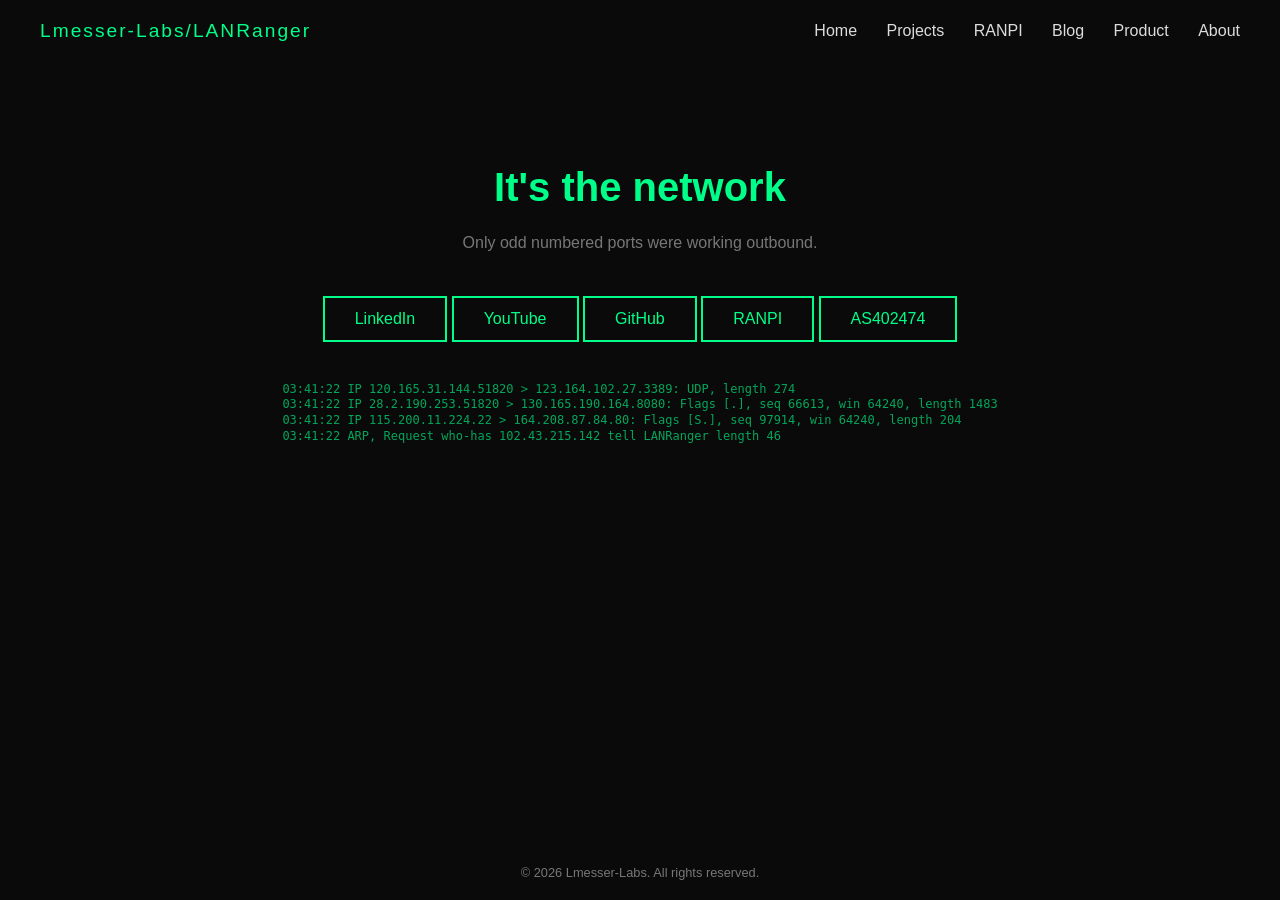
<file: index.html>
<!DOCTYPE html>
<html lang="en">

<head>
    <meta charset="UTF-8">
    <title>Lmesser-Labs/LANRanger</title>
    <meta name="viewport" content="width=device-width, initial-scale=1.0">


    <link href="https://fonts.cdnfonts.com/css/vcr-osd-mono" rel="stylesheet">


    <link rel="stylesheet" href="./css/style.css">
</head>

<body>

    <header>
        <div class="logo">Lmesser-Labs/LANRanger</div>
        <nav>
            <a href="./index.html">Home</a>
            <a href="./projects.html">Projects</a>
            <a href="./ranpi.html">RANPI</a>
            <a href="./blog.html">Blog</a>
            <a href="#product">Product</a>
            <a href="./about.html">About</a>
        </nav>
    </header>

    <section class="hero">
        <div class="hero-content">
            <h1>It's the network</h1>

            <p>
                Only odd numbered ports were working outbound.
            </p>

            <div class="cta-group">
                <a href="https://www.linkedin.com/in/lane-messer-b867b6126/" class="cta">LinkedIn</a>
                <a href="https://www.youtube.com/@LANRanger" class="cta">YouTube</a>
                <a href="https://github.com/lmesserStep" class="cta">GitHub</a>
                <a href="./ranpi.html" class="cta">RANPI</a>
                <a href="./as.html" class="cta">AS402474</a>
            </div>

            <div class="tcpdump-container">
                <pre id="tcpdump-output"></pre>
            </div>

        </div>
    </section>

    <footer>
        © 2026 Lmesser-Labs. All rights reserved.
    </footer>

    <script src="./js/tcpdump.js"></script>

</body>

</html>
</file>
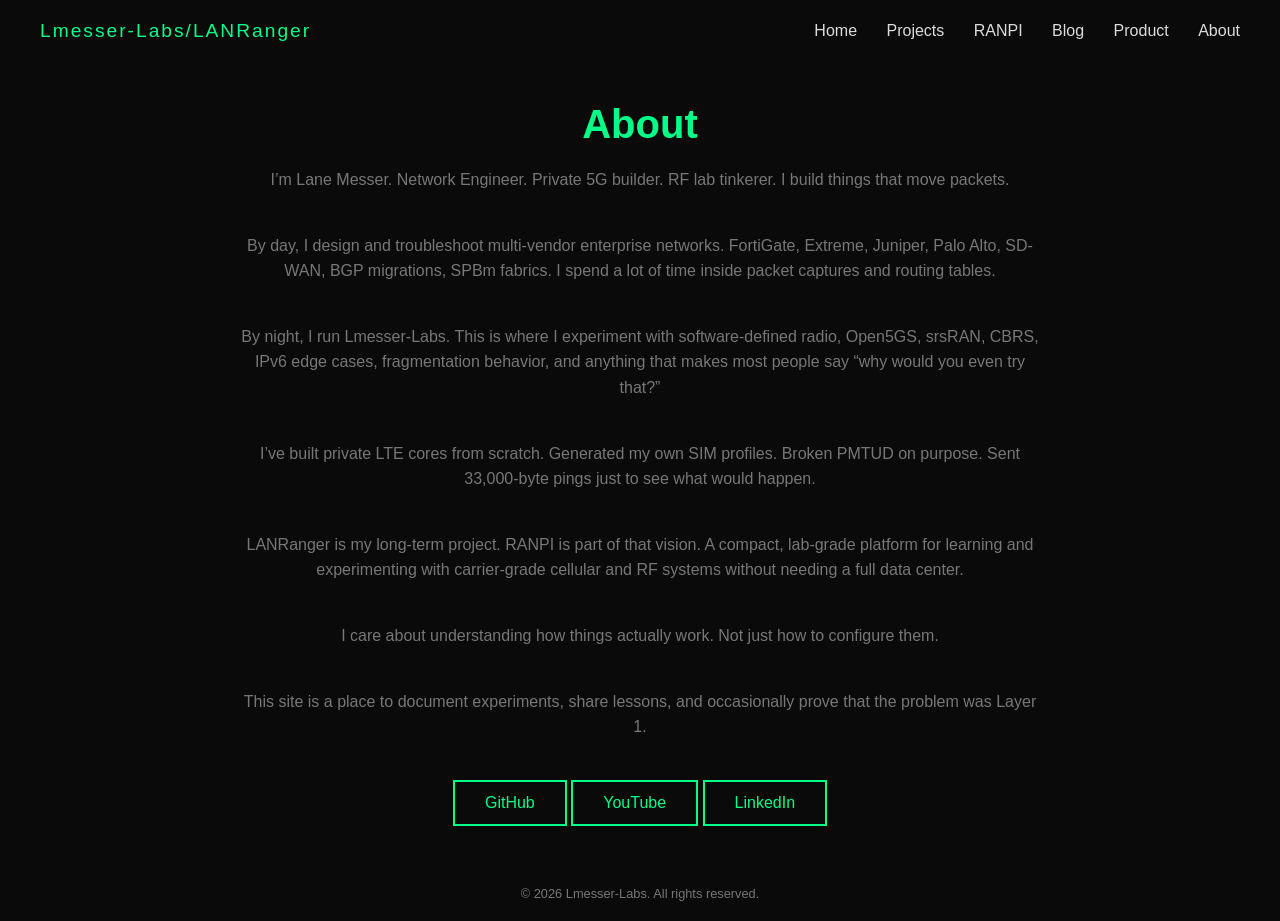
<file: about.html>
<!DOCTYPE html>
<html lang="en">
<head>
    <meta charset="UTF-8">
    <title>About | Lmesser-Labs / LANRanger</title>
    <meta name="viewport" content="width=device-width, initial-scale=1.0">

    <link href="https://fonts.cdnfonts.com/css/vcr-osd-mono" rel="stylesheet">
    <link rel="stylesheet" href="./css/style.css">
</head>

<body>

<header>
    <div class="logo">Lmesser-Labs/LANRanger</div>
    <nav>
            <a href="./index.html">Home</a>
            <a href="./projects.html">Projects</a>
            <a href="./ranpi.html">RANPI</a>
            <a href="./blog.html">Blog</a>
            <a href="#product">Product</a>
            <a href="./about.html">About</a>
    </nav>
</header>

<section class="hero">
    <div class="hero-content">

        <h1>About</h1>

        <p>
            I’m Lane Messer. Network Engineer. Private 5G builder. RF lab tinkerer.
            I build things that move packets.
        </p>

        <p>
            By day, I design and troubleshoot multi-vendor enterprise networks.
            FortiGate, Extreme, Juniper, Palo Alto, SD-WAN, BGP migrations, SPBm fabrics.
            I spend a lot of time inside packet captures and routing tables.
        </p>

        <p>
            By night, I run Lmesser-Labs.
            This is where I experiment with software-defined radio, Open5GS,
            srsRAN, CBRS, IPv6 edge cases, fragmentation behavior, and anything
            that makes most people say “why would you even try that?”
        </p>

        <p>
            I’ve built private LTE cores from scratch.
            Generated my own SIM profiles.
            Broken PMTUD on purpose.
            Sent 33,000-byte pings just to see what would happen.
        </p>

        <p>
            LANRanger is my long-term project.
            RANPI is part of that vision.
            A compact, lab-grade platform for learning and experimenting with
            carrier-grade cellular and RF systems without needing a full data center.
        </p>

        <p>
            I care about understanding how things actually work.
            Not just how to configure them.
        </p>

        <p>
            This site is a place to document experiments, share lessons,
            and occasionally prove that the problem was Layer 1.
        </p>

        <div style="margin-top:40px;">
            <a href="https://github.com/lmesserStep" class="cta">GitHub</a>
            <a href="https://www.youtube.com/@LANRanger" class="cta">YouTube</a>
            <a href="https://www.linkedin.com/in/lane-messer-b867b6126/" class="cta">LinkedIn</a>
        </div>

    </div>
</section>

<footer>
    © 2026 Lmesser-Labs. All rights reserved.
</footer>

</body>
</html>
</file>
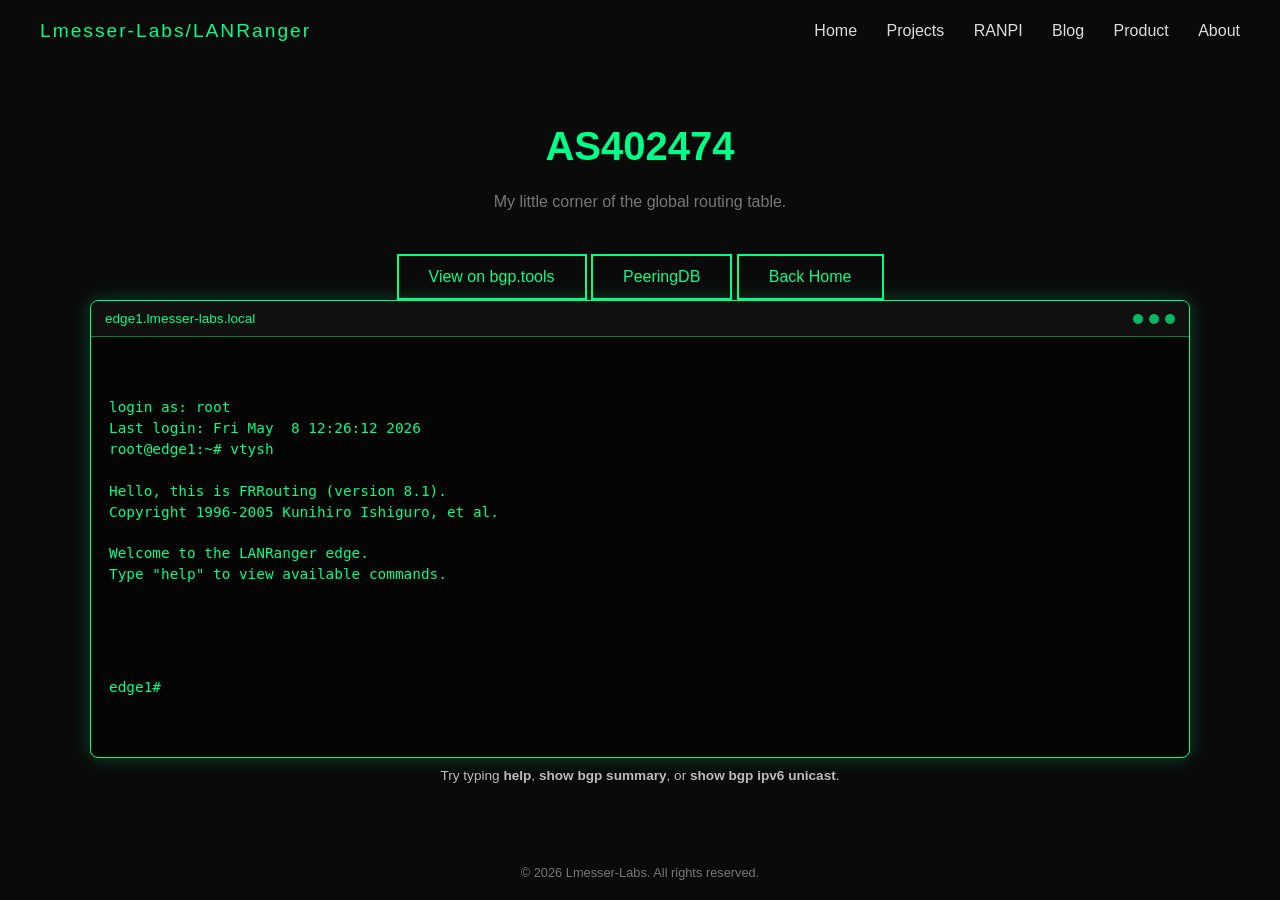
<file: as.html>
<!DOCTYPE html>
<html lang="en">

<head>
    <meta charset="UTF-8">
    <title>AS402474 | Lmesser-Labs/LANRanger</title>
    <meta name="viewport" content="width=device-width, initial-scale=1.0">

    <link href="https://fonts.cdnfonts.com/css/vcr-osd-mono" rel="stylesheet">
    <link rel="stylesheet" href="./css/style.css">
</head>

<body class="as-page">

    <header>
        <div class="logo">Lmesser-Labs/LANRanger</div>
        <nav>
            <a href="./index.html">Home</a>
            <a href="./projects.html">Projects</a>
            <a href="./ranpi.html">RANPI</a>
            <a href="./blog.html">Blog</a>
            <a href="#product">Product</a>
            <a href="./about.html">About</a>
        </nav>
    </header>

    <section class="hero">
        <div class="hero-content">
            <h1>AS402474</h1>

            <p>
                My little corner of the global routing table.
            </p>

            <div class="cta-group">
                <a href="https://bgp.tools/as/402474" class="cta" target="_blank" rel="noopener noreferrer">View on bgp.tools</a>
                <a href="https://www.peeringdb.com/net?asn=402474" class="cta" target="_blank" rel="noopener noreferrer">PeeringDB</a>
                <a href="./index.html" class="cta">Back Home</a>
            </div>

            <div class="terminal-wrapper">
                <div class="terminal-titlebar">
                    <span>edge1.lmesser-labs.local</span>
                    <div class="terminal-buttons">
                        <span class="terminal-dot"></span>
                        <span class="terminal-dot"></span>
                        <span class="terminal-dot"></span>
                    </div>
                </div>

                <div class="terminal" id="terminal">
                    <div class="terminal-output">login as: root
Last login: Fri May  8 12:26:12 2026
root@edge1:~# vtysh

Hello, this is FRRouting (version 8.1).
Copyright 1996-2005 Kunihiro Ishiguro, et al.

Welcome to the LANRanger edge.
Type "help" to view available commands.
                    </div>

                    <div class="terminal-line">
                        <span class="prompt">edge1#</span>
                        <input id="cliInput" class="terminal-input" autocomplete="off" autofocus>
                    </div>
                </div>
            </div>

            <div class="terminal-help">
                Try typing <strong>help</strong>, <strong>show bgp summary</strong>, or <strong>show bgp ipv6 unicast</strong>.
            </div>

        </div>
    </section>

    <footer>
        © 2026 Lmesser-Labs. All rights reserved.
    </footer>

    <script src="./js/fake-router-cli.js"></script>
</body>

</html>
</file>
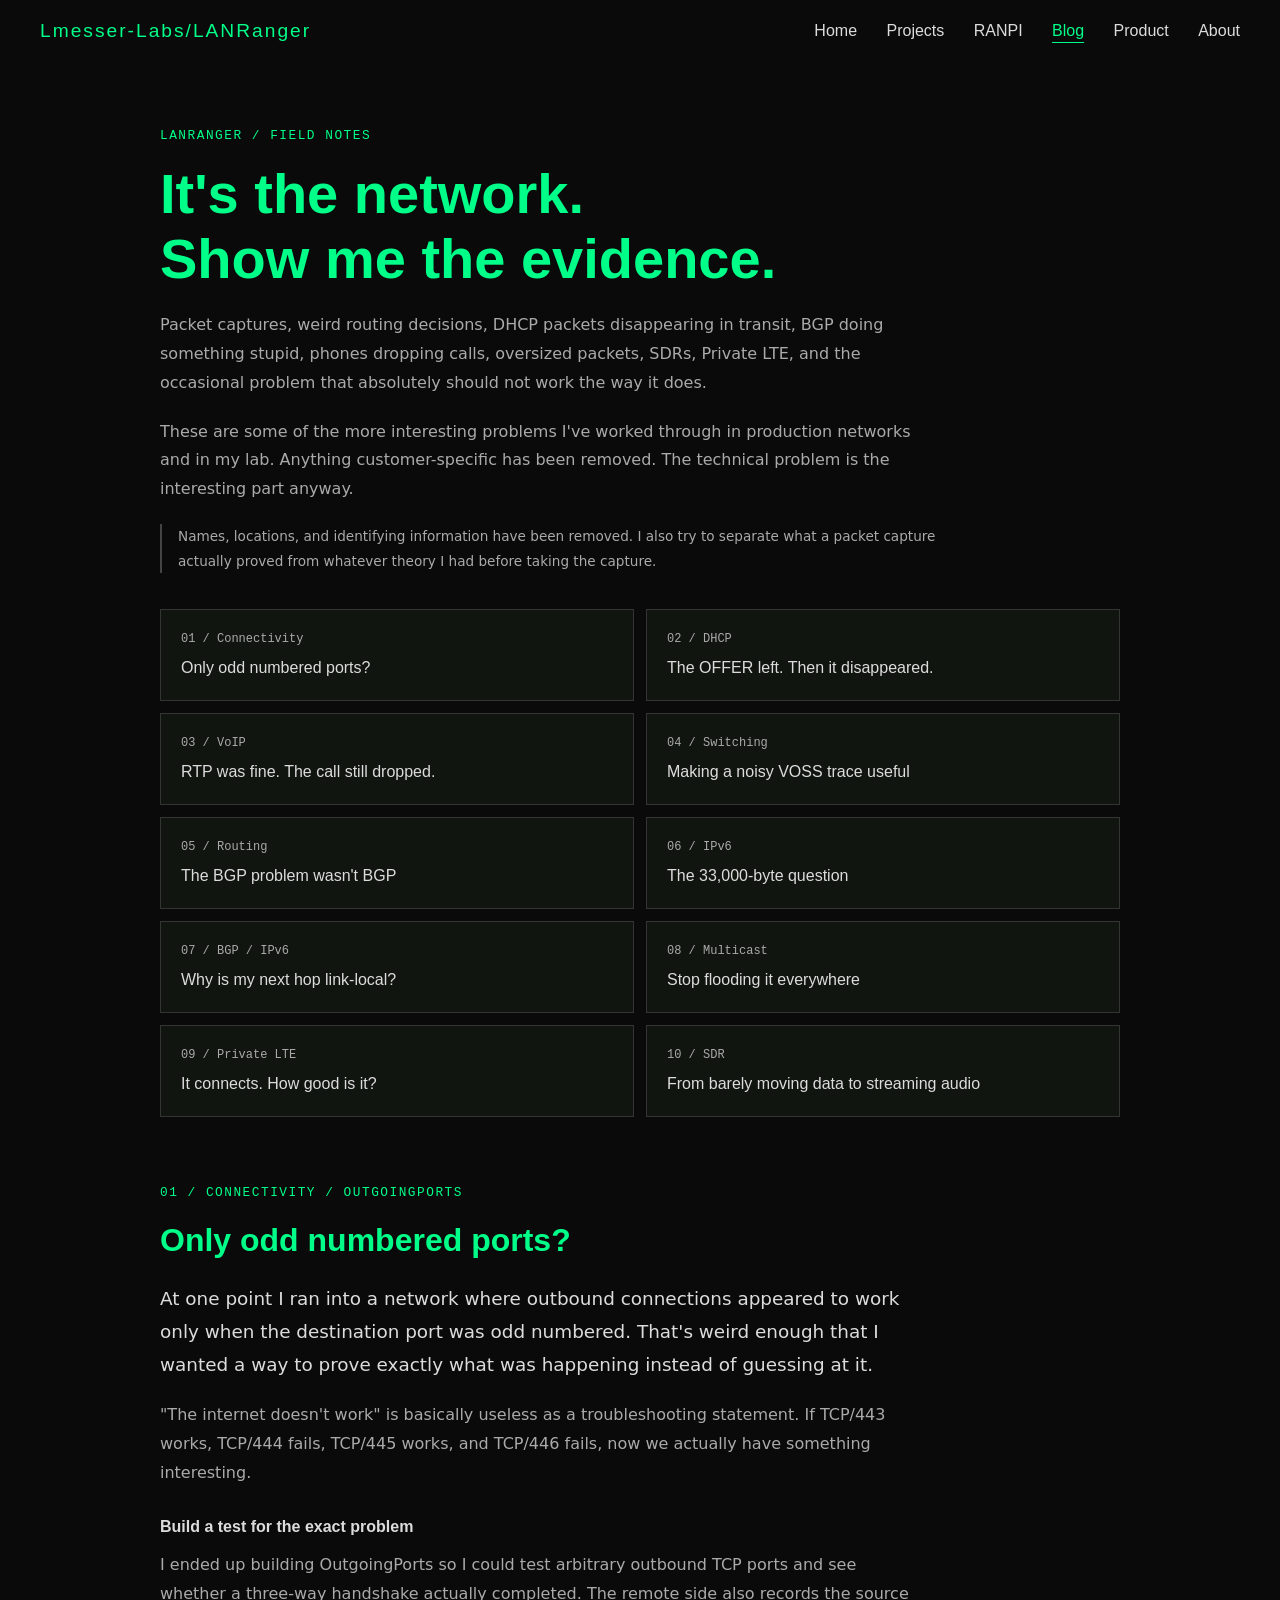
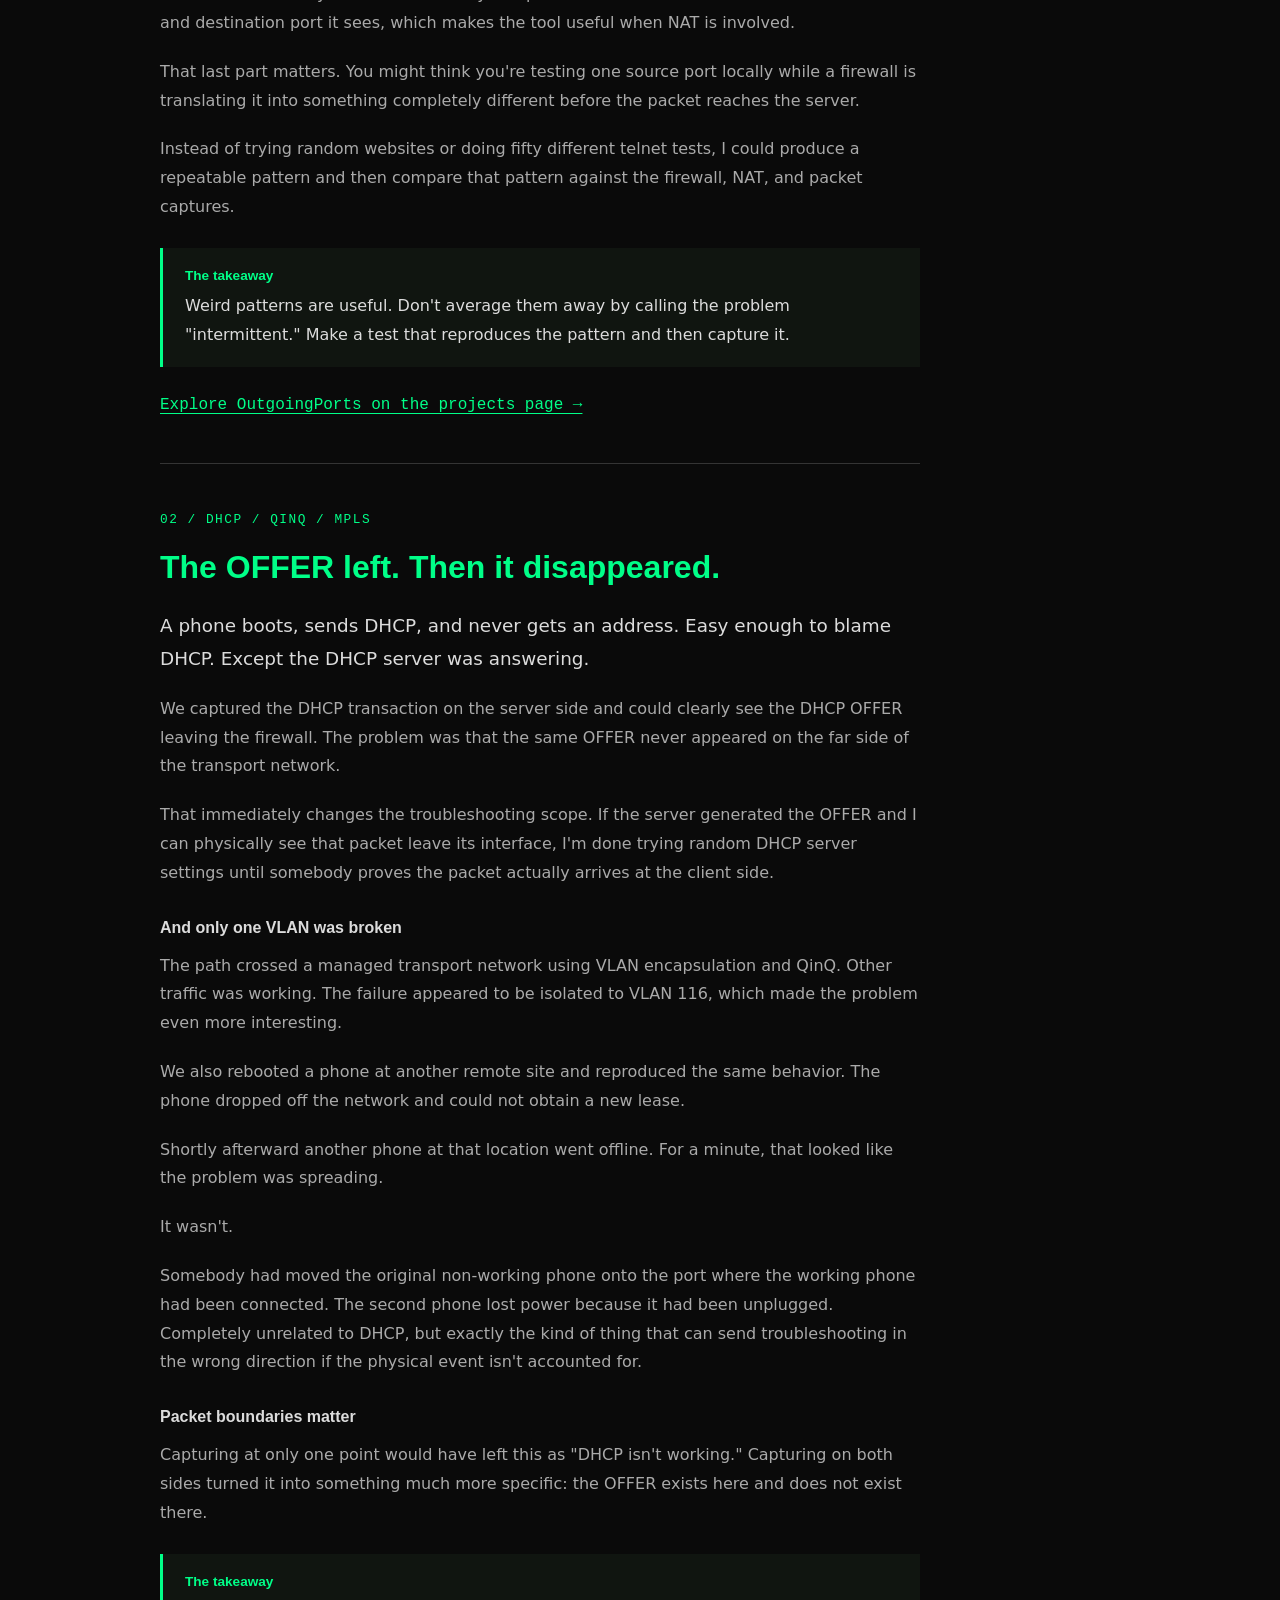
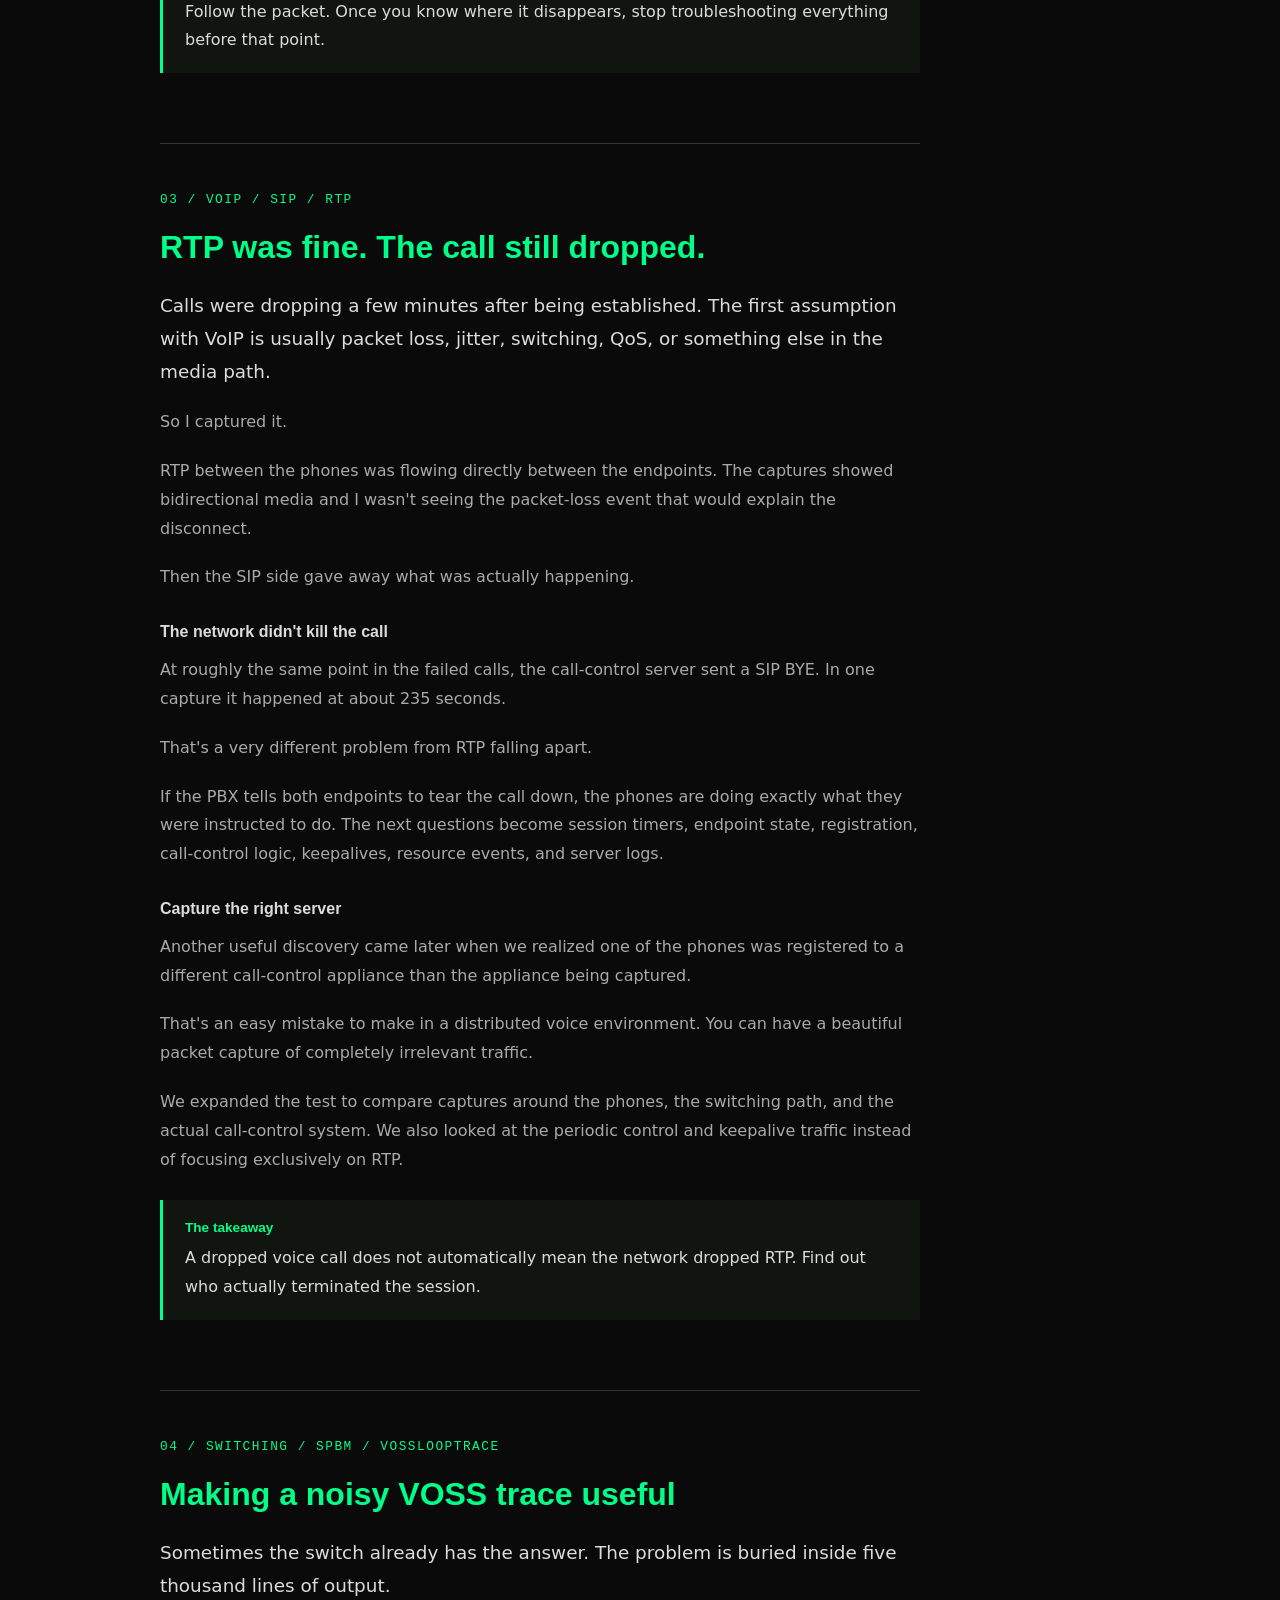
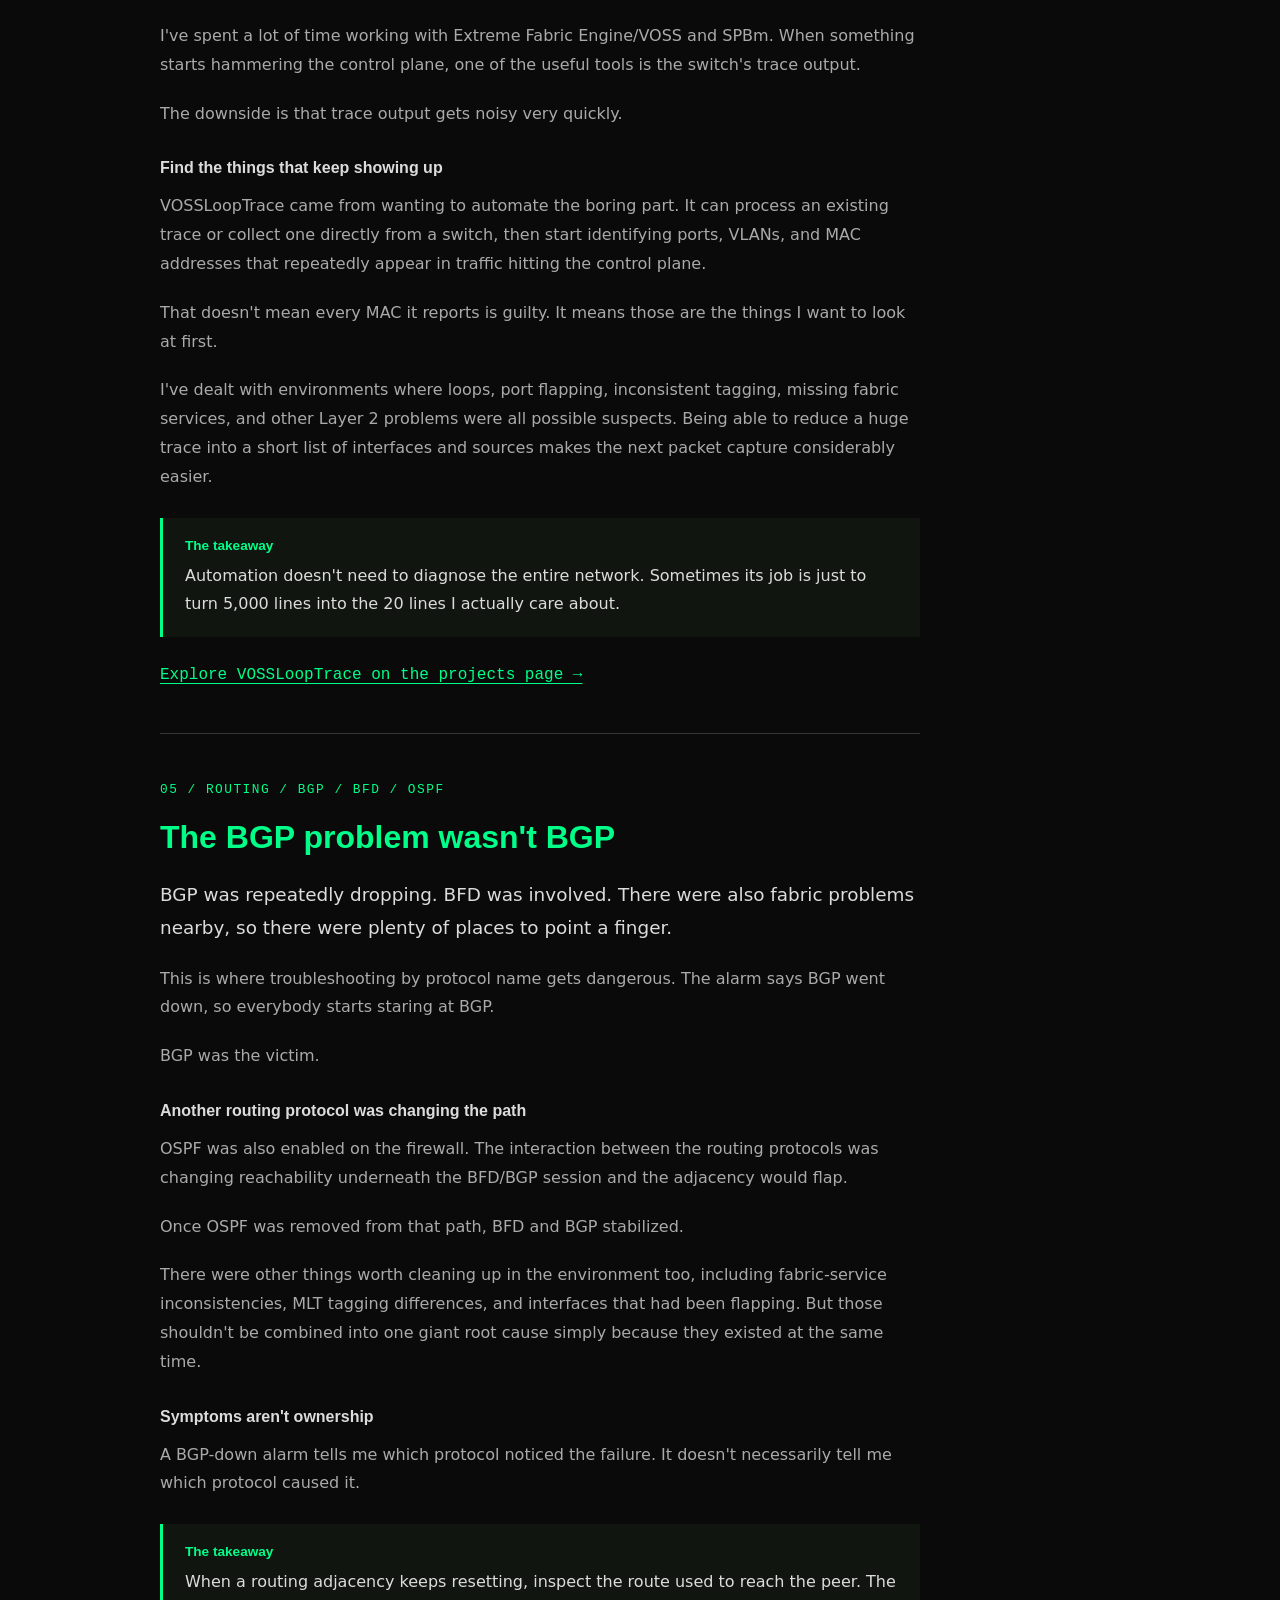
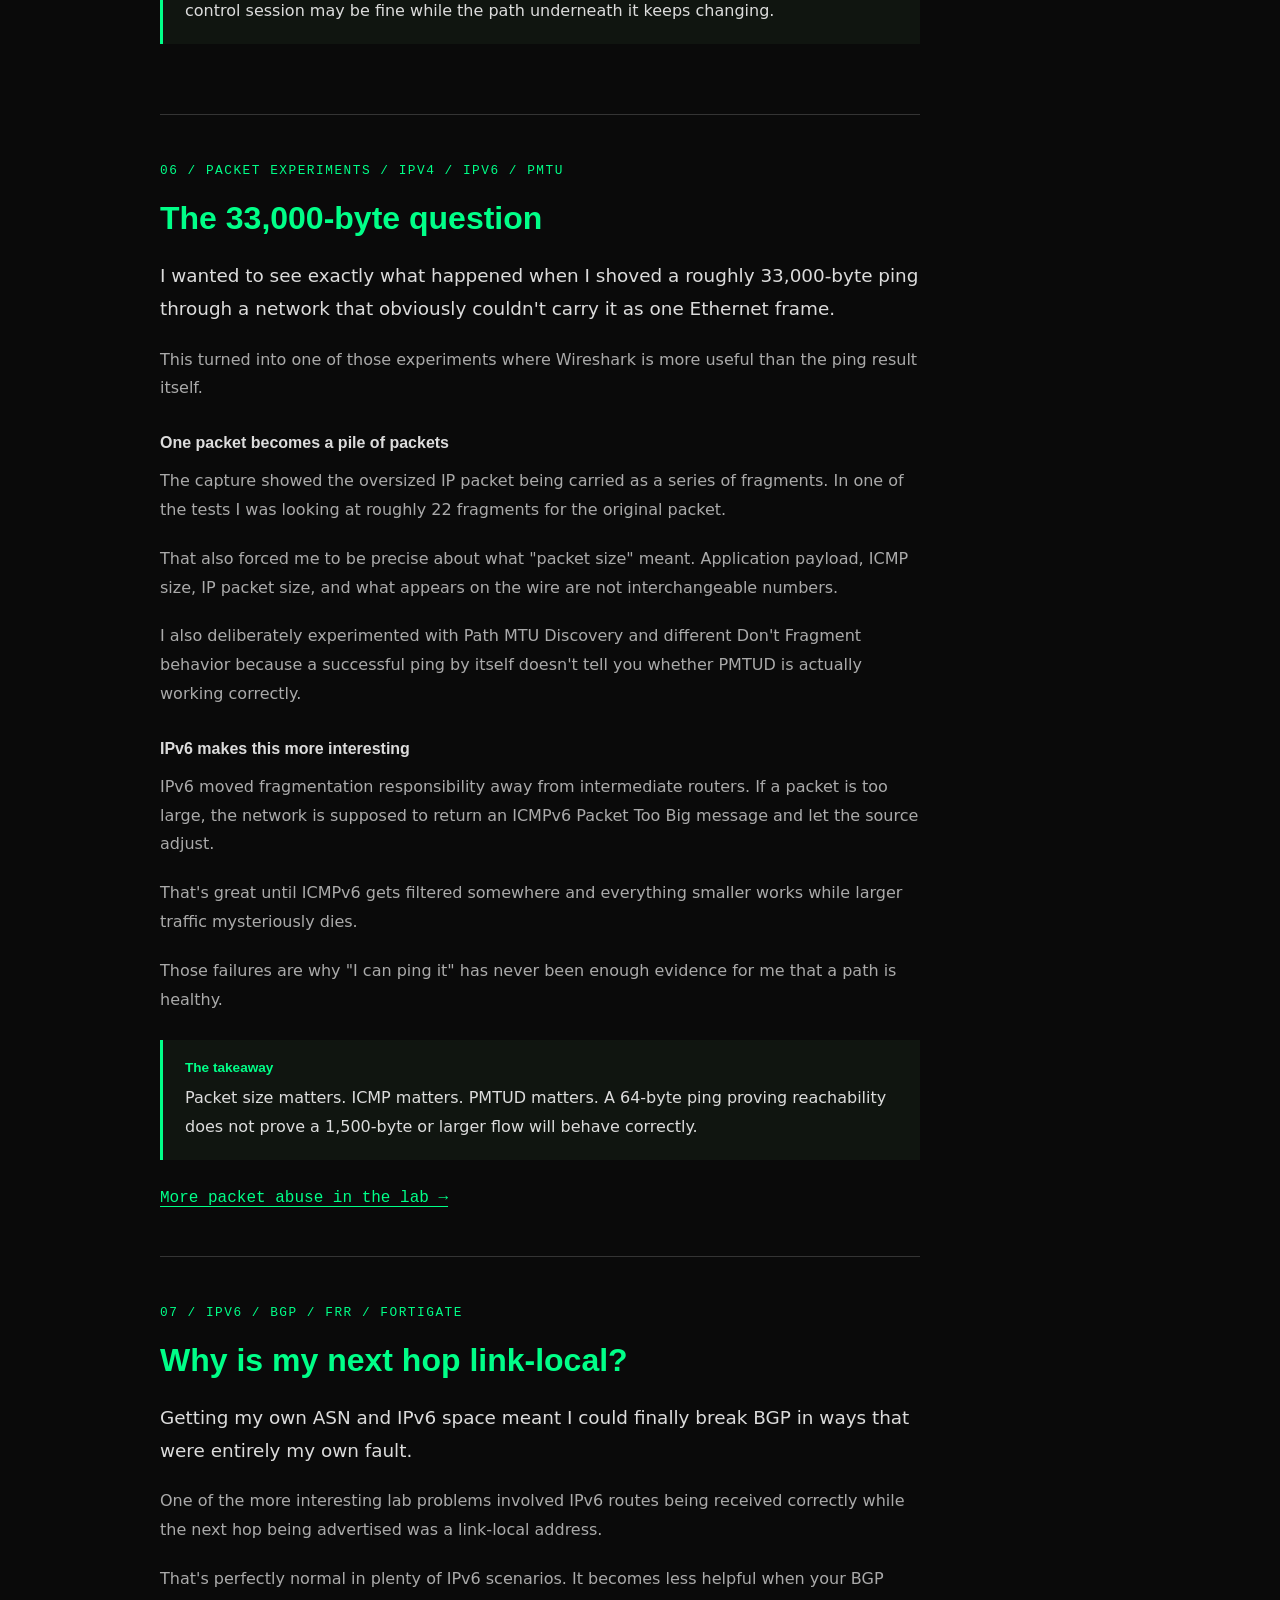
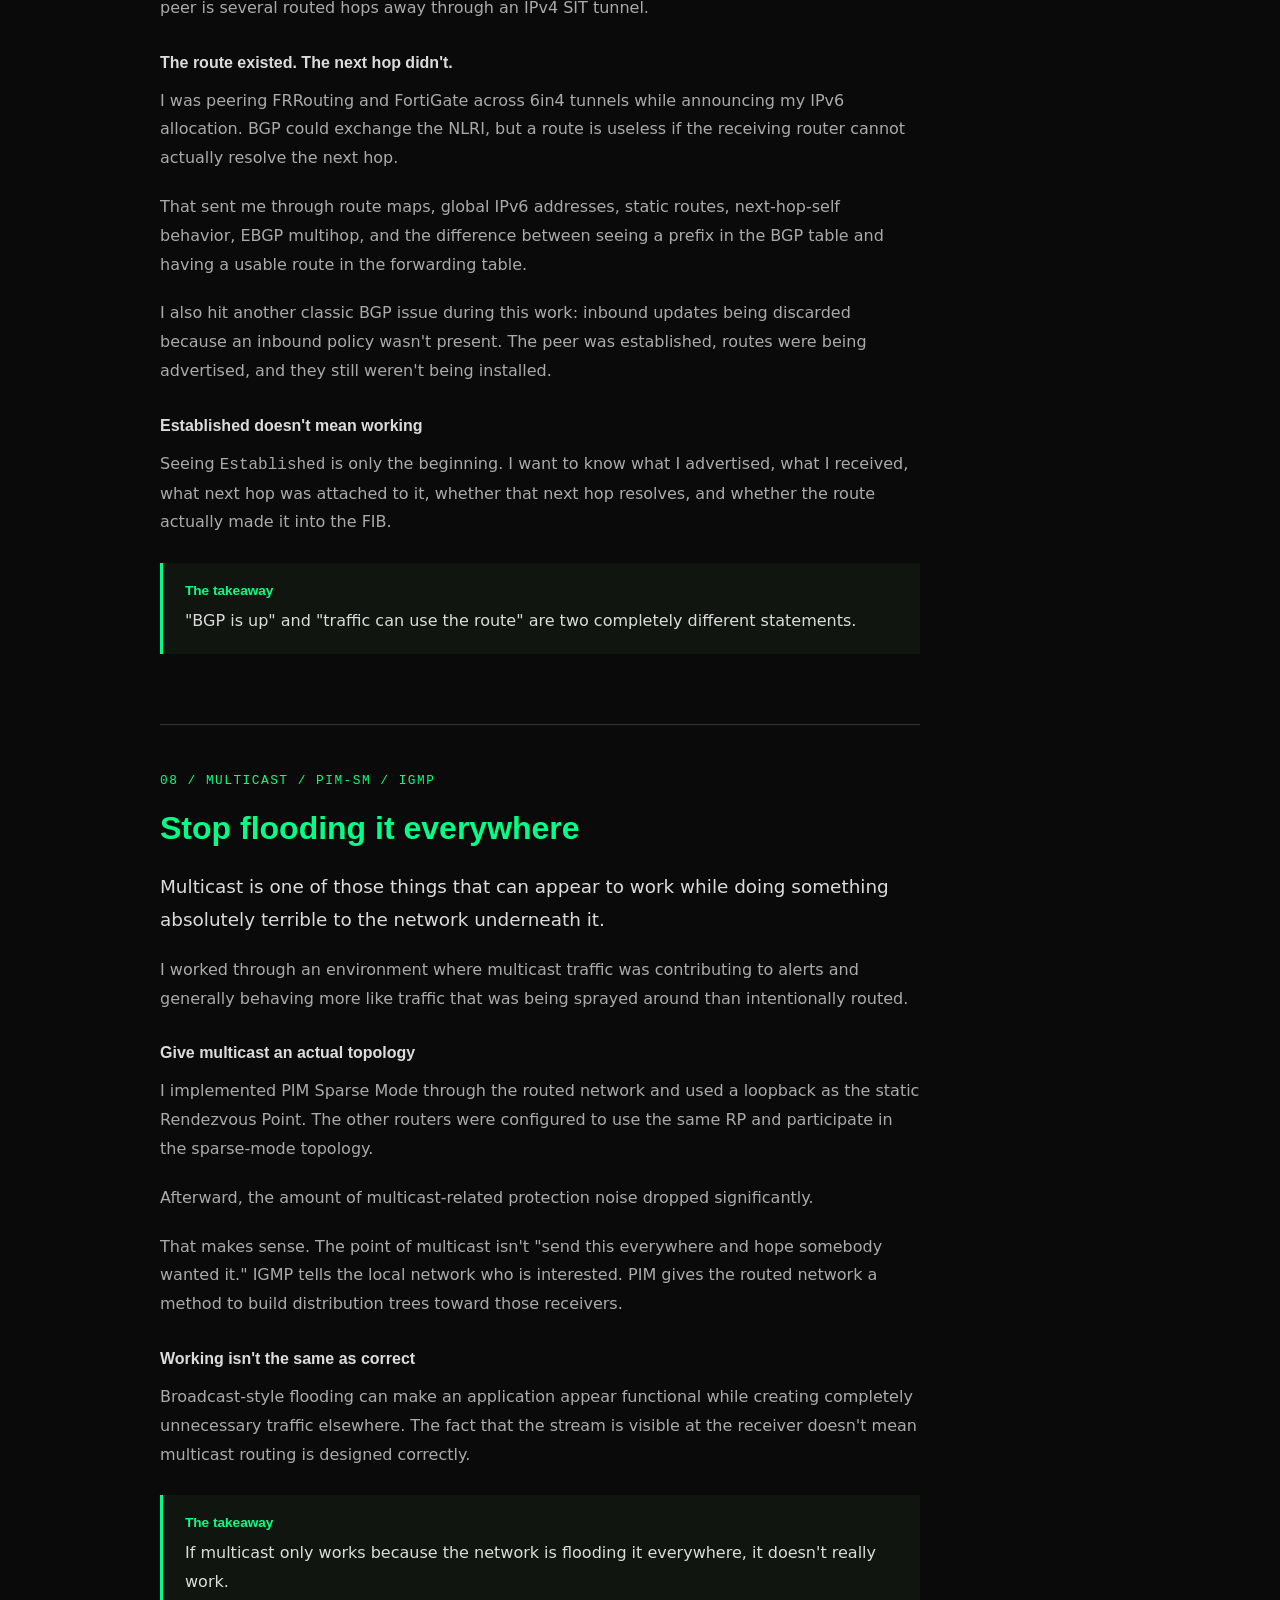
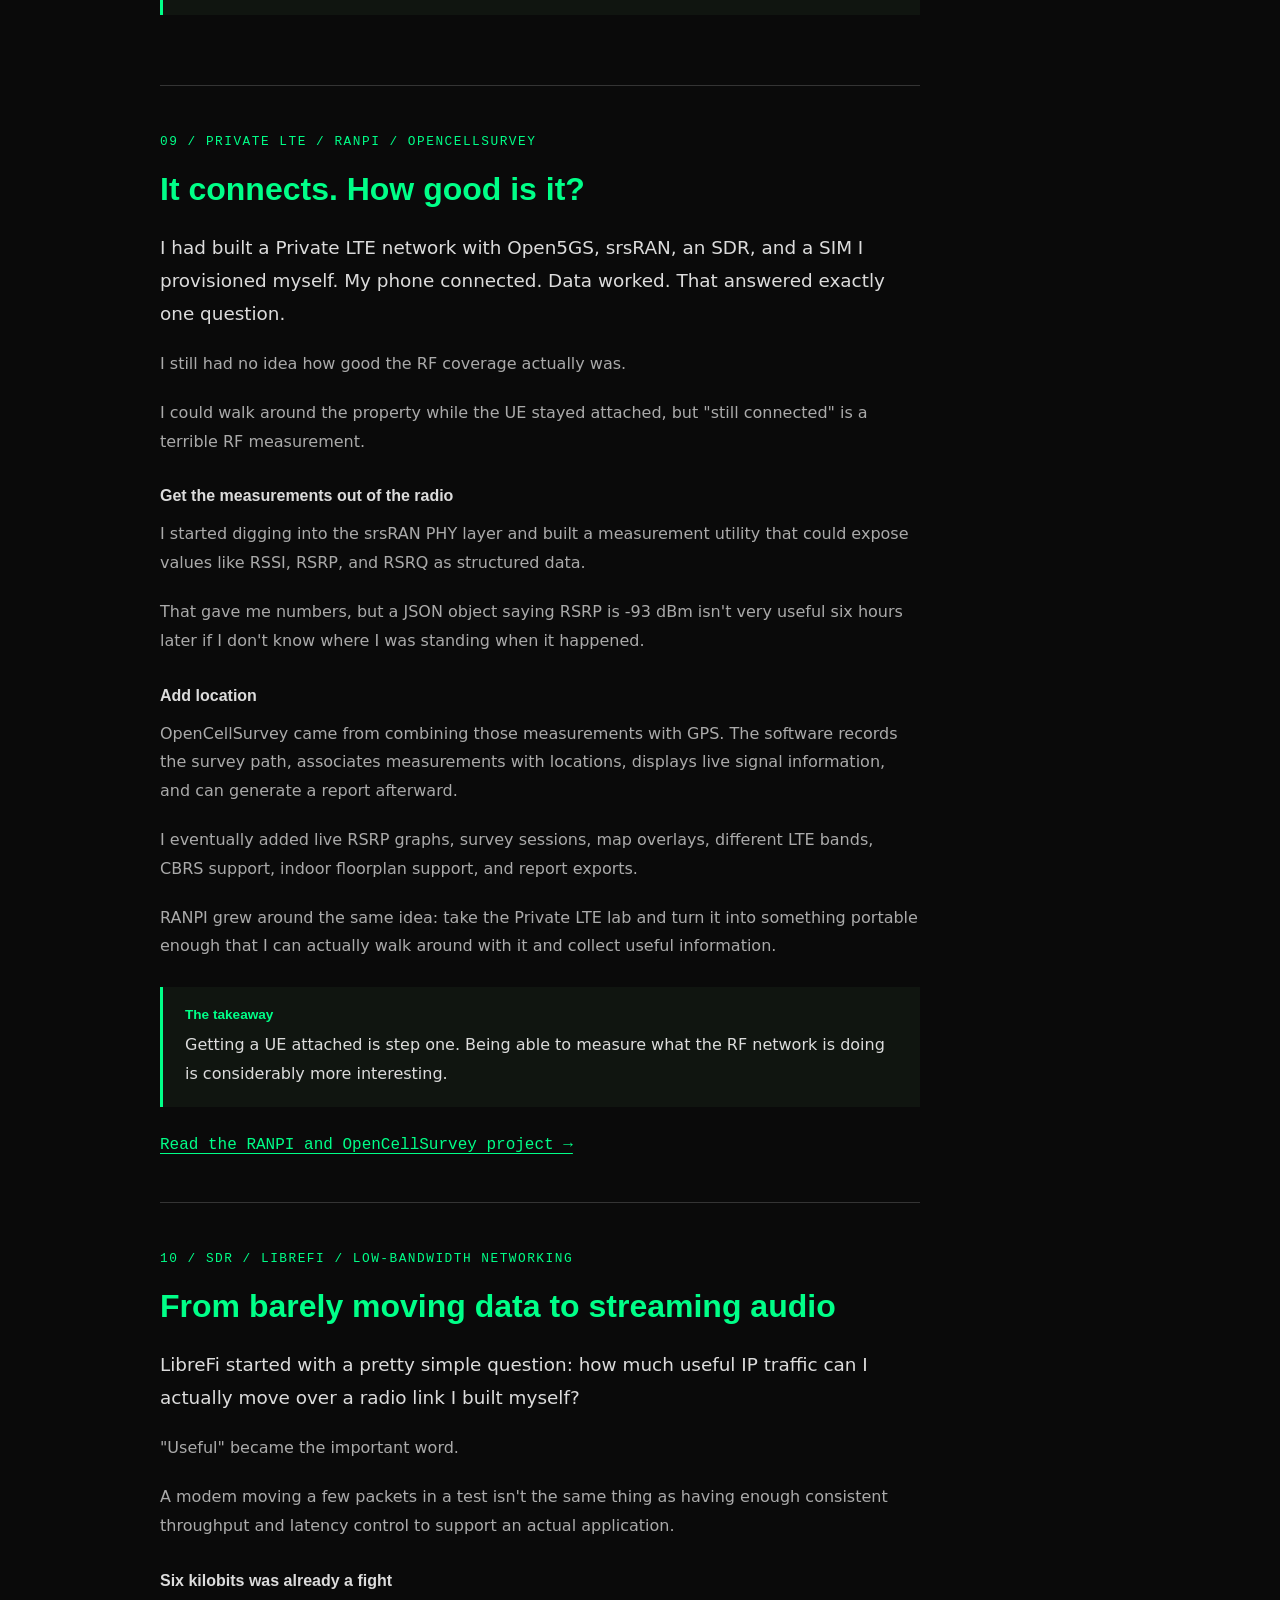
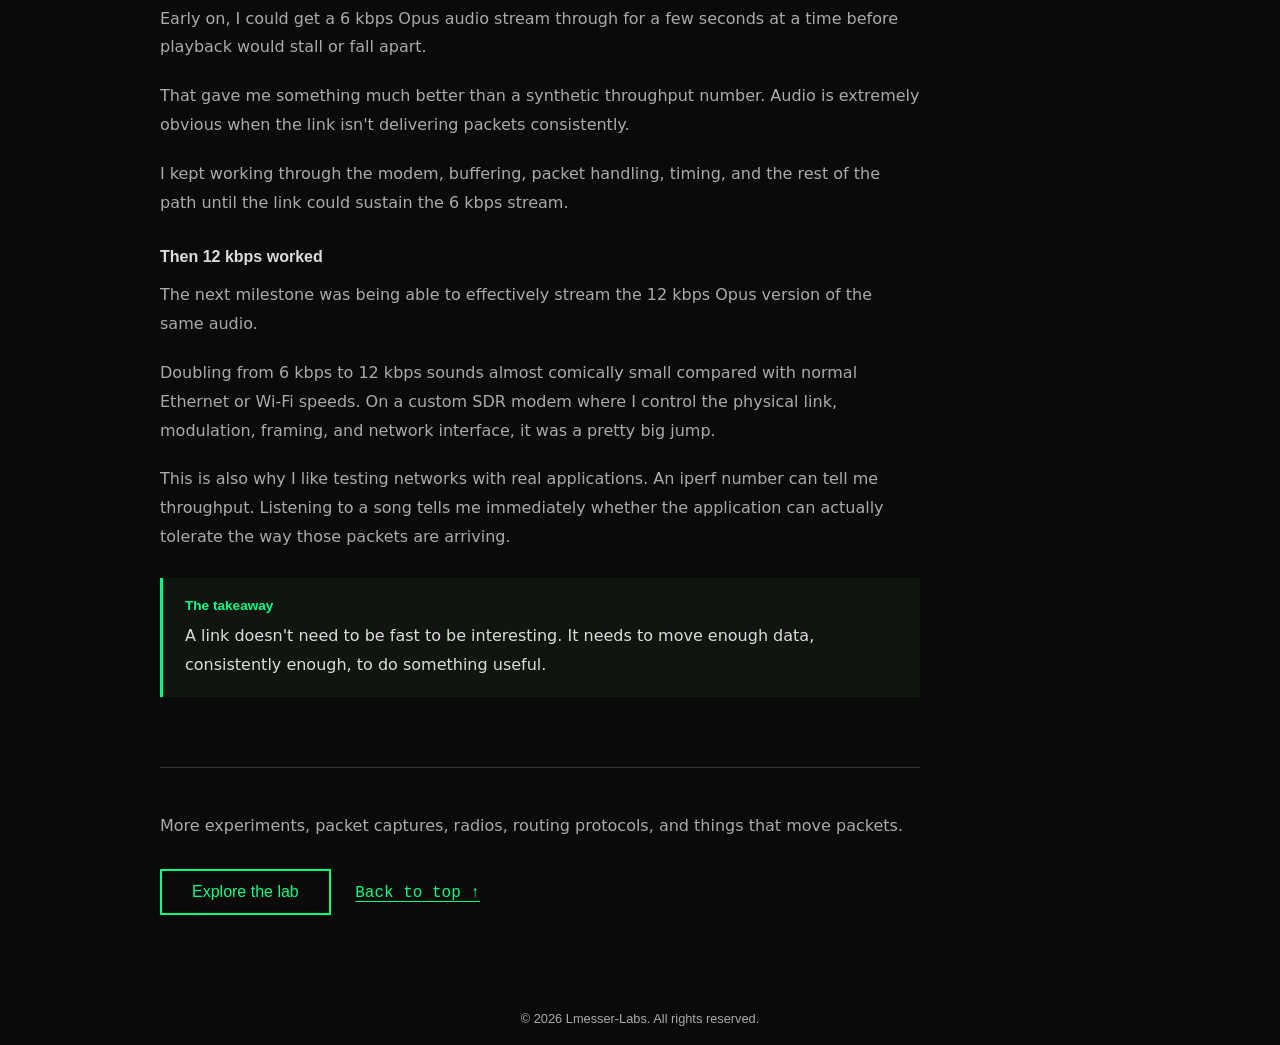
<file: blog.html>
<!DOCTYPE html>
<html lang="en">
<head>
    <meta charset="UTF-8">
    <meta name="viewport" content="width=device-width, initial-scale=1.0">
    <meta name="description" content="LANRanger field notes from real network troubleshooting: disappearing DHCP offers, SIP call drops, SPBm control-plane problems, BGP, IPv6 fragmentation, multicast, Private LTE, SDR, and LibreFi.">
    <title>Blog | Lmesser-Labs / LANRanger</title>

    <link href="https://fonts.cdnfonts.com/css/vcr-osd-mono" rel="stylesheet">
    <link rel="stylesheet" href="./css/style.css">
    <link rel="stylesheet" href="./css/blog.css">
</head>

<body class="blog-body">
    <a class="skip-link" href="#main">Skip to stories</a>

    <header>
        <div class="logo">Lmesser-Labs/LANRanger</div>

        <nav aria-label="Main navigation">
            <a href="./index.html">Home</a>
            <a href="./projects.html">Projects</a>
            <a href="./ranpi.html">RANPI</a>
            <a href="./blog.html" aria-current="page">Blog</a>
            <a href="./index.html#product">Product</a>
            <a href="./about.html">About</a>
        </nav>
    </header>

    <main id="main" class="blog-page">

        <div class="blog-intro">
            <p class="eyebrow">LANRanger / Field notes</p>

            <h1>
                It's the network.<br>
                Show me the evidence.
            </h1>

            <p>
                Packet captures, weird routing decisions, DHCP packets disappearing in transit,
                BGP doing something stupid, phones dropping calls, oversized packets, SDRs,
                Private LTE, and the occasional problem that absolutely should not work the way
                it does.
            </p>

            <p>
                These are some of the more interesting problems I've worked through in production
                networks and in my lab. Anything customer-specific has been removed. The technical
                problem is the interesting part anyway.
            </p>

            <p class="editorial-note">
                Names, locations, and identifying information have been removed. I also try to
                separate what a packet capture actually proved from whatever theory I had before
                taking the capture.
            </p>
        </div>


        <nav class="story-index" aria-label="Stories on this page">

            <a href="#outbound-ports">
                <span>01 / Connectivity</span>
                Only odd numbered ports?
            </a>

            <a href="#dhcp-disappears">
                <span>02 / DHCP</span>
                The OFFER left. Then it disappeared.
            </a>

            <a href="#sip-bye">
                <span>03 / VoIP</span>
                RTP was fine. The call still dropped.
            </a>

            <a href="#voss-traces">
                <span>04 / Switching</span>
                Making a noisy VOSS trace useful
            </a>

            <a href="#bgp-not-bgp">
                <span>05 / Routing</span>
                The BGP problem wasn't BGP
            </a>

            <a href="#oversized-pings">
                <span>06 / IPv6</span>
                The 33,000-byte question
            </a>

            <a href="#ipv6-next-hop">
                <span>07 / BGP / IPv6</span>
                Why is my next hop link-local?
            </a>

            <a href="#multicast">
                <span>08 / Multicast</span>
                Stop flooding it everywhere
            </a>

            <a href="#lte-coverage">
                <span>09 / Private LTE</span>
                It connects. How good is it?
            </a>

            <a href="#librefi">
                <span>10 / SDR</span>
                From barely moving data to streaming audio
            </a>

        </nav>


        <div class="blog-stories">

            <!-- ========================================================= -->
            <!-- 01 -->
            <!-- ========================================================= -->

            <article id="outbound-ports" aria-labelledby="ports-title">

                <p class="eyebrow">01 / Connectivity / OutgoingPorts</p>

                <h2 id="ports-title">Only odd numbered ports?</h2>

                <p class="story-lead">
                    At one point I ran into a network where outbound connections appeared to work
                    only when the destination port was odd numbered. That's weird enough that I
                    wanted a way to prove exactly what was happening instead of guessing at it.
                </p>

                <p>
                    "The internet doesn't work" is basically useless as a troubleshooting statement.
                    If TCP/443 works, TCP/444 fails, TCP/445 works, and TCP/446 fails, now we actually
                    have something interesting.
                </p>

                <h3>Build a test for the exact problem</h3>

                <p>
                    I ended up building OutgoingPorts so I could test arbitrary outbound TCP ports
                    and see whether a three-way handshake actually completed. The remote side also
                    records the source and destination port it sees, which makes the tool useful when
                    NAT is involved.
                </p>

                <p>
                    That last part matters. You might think you're testing one source port locally
                    while a firewall is translating it into something completely different before
                    the packet reaches the server.
                </p>

                <p>
                    Instead of trying random websites or doing fifty different telnet tests, I could
                    produce a repeatable pattern and then compare that pattern against the firewall,
                    NAT, and packet captures.
                </p>

                <div class="story-takeaway">
                    <strong>The takeaway</strong>
                    <p>
                        Weird patterns are useful. Don't average them away by calling the problem
                        "intermittent." Make a test that reproduces the pattern and then capture it.
                    </p>
                </div>

                <a class="story-source" href="./projects.html">
                    Explore OutgoingPorts on the projects page &rarr;
                </a>

            </article>


            <!-- ========================================================= -->
            <!-- 02 -->
            <!-- ========================================================= -->

            <article id="dhcp-disappears" aria-labelledby="dhcp-title">

                <p class="eyebrow">02 / DHCP / QinQ / MPLS</p>

                <h2 id="dhcp-title">The OFFER left. Then it disappeared.</h2>

                <p class="story-lead">
                    A phone boots, sends DHCP, and never gets an address. Easy enough to blame DHCP.
                    Except the DHCP server was answering.
                </p>

                <p>
                    We captured the DHCP transaction on the server side and could clearly see the
                    DHCP OFFER leaving the firewall. The problem was that the same OFFER never
                    appeared on the far side of the transport network.
                </p>

                <p>
                    That immediately changes the troubleshooting scope. If the server generated the
                    OFFER and I can physically see that packet leave its interface, I'm done trying
                    random DHCP server settings until somebody proves the packet actually arrives at
                    the client side.
                </p>

                <h3>And only one VLAN was broken</h3>

                <p>
                    The path crossed a managed transport network using VLAN encapsulation and QinQ.
                    Other traffic was working. The failure appeared to be isolated to VLAN 116,
                    which made the problem even more interesting.
                </p>

                <p>
                    We also rebooted a phone at another remote site and reproduced the same behavior.
                    The phone dropped off the network and could not obtain a new lease.
                </p>

                <p>
                    Shortly afterward another phone at that location went offline. For a minute,
                    that looked like the problem was spreading.
                </p>

                <p>
                    It wasn't.
                </p>

                <p>
                    Somebody had moved the original non-working phone onto the port where the working
                    phone had been connected. The second phone lost power because it had been
                    unplugged. Completely unrelated to DHCP, but exactly the kind of thing that can
                    send troubleshooting in the wrong direction if the physical event isn't
                    accounted for.
                </p>

                <h3>Packet boundaries matter</h3>

                <p>
                    Capturing at only one point would have left this as "DHCP isn't working."
                    Capturing on both sides turned it into something much more specific:
                    the OFFER exists here and does not exist there.
                </p>

                <div class="story-takeaway">
                    <strong>The takeaway</strong>
                    <p>
                        Follow the packet. Once you know where it disappears, stop troubleshooting
                        everything before that point.
                    </p>
                </div>

            </article>


            <!-- ========================================================= -->
            <!-- 03 -->
            <!-- ========================================================= -->

            <article id="sip-bye" aria-labelledby="sip-title">

                <p class="eyebrow">03 / VoIP / SIP / RTP</p>

                <h2 id="sip-title">RTP was fine. The call still dropped.</h2>

                <p class="story-lead">
                    Calls were dropping a few minutes after being established. The first assumption
                    with VoIP is usually packet loss, jitter, switching, QoS, or something else in
                    the media path.
                </p>

                <p>
                    So I captured it.
                </p>

                <p>
                    RTP between the phones was flowing directly between the endpoints. The captures
                    showed bidirectional media and I wasn't seeing the packet-loss event that would
                    explain the disconnect.
                </p>

                <p>
                    Then the SIP side gave away what was actually happening.
                </p>

                <h3>The network didn't kill the call</h3>

                <p>
                    At roughly the same point in the failed calls, the call-control server sent a
                    SIP BYE. In one capture it happened at about 235 seconds.
                </p>

                <p>
                    That's a very different problem from RTP falling apart.
                </p>

                <p>
                    If the PBX tells both endpoints to tear the call down, the phones are doing
                    exactly what they were instructed to do. The next questions become session
                    timers, endpoint state, registration, call-control logic, keepalives, resource
                    events, and server logs.
                </p>

                <h3>Capture the right server</h3>

                <p>
                    Another useful discovery came later when we realized one of the phones was
                    registered to a different call-control appliance than the appliance being
                    captured.
                </p>

                <p>
                    That's an easy mistake to make in a distributed voice environment. You can have
                    a beautiful packet capture of completely irrelevant traffic.
                </p>

                <p>
                    We expanded the test to compare captures around the phones, the switching path,
                    and the actual call-control system. We also looked at the periodic control and
                    keepalive traffic instead of focusing exclusively on RTP.
                </p>

                <div class="story-takeaway">
                    <strong>The takeaway</strong>
                    <p>
                        A dropped voice call does not automatically mean the network dropped RTP.
                        Find out who actually terminated the session.
                    </p>
                </div>

            </article>


            <!-- ========================================================= -->
            <!-- 04 -->
            <!-- ========================================================= -->

            <article id="voss-traces" aria-labelledby="voss-title">

                <p class="eyebrow">04 / Switching / SPBm / VOSSLoopTrace</p>

                <h2 id="voss-title">Making a noisy VOSS trace useful</h2>

                <p class="story-lead">
                    Sometimes the switch already has the answer. The problem is buried inside five
                    thousand lines of output.
                </p>

                <p>
                    I've spent a lot of time working with Extreme Fabric Engine/VOSS and SPBm.
                    When something starts hammering the control plane, one of the useful tools is
                    the switch's trace output.
                </p>

                <p>
                    The downside is that trace output gets noisy very quickly.
                </p>

                <h3>Find the things that keep showing up</h3>

                <p>
                    VOSSLoopTrace came from wanting to automate the boring part. It can process an
                    existing trace or collect one directly from a switch, then start identifying
                    ports, VLANs, and MAC addresses that repeatedly appear in traffic hitting the
                    control plane.
                </p>

                <p>
                    That doesn't mean every MAC it reports is guilty. It means those are the things
                    I want to look at first.
                </p>

                <p>
                    I've dealt with environments where loops, port flapping, inconsistent tagging,
                    missing fabric services, and other Layer 2 problems were all possible suspects.
                    Being able to reduce a huge trace into a short list of interfaces and sources
                    makes the next packet capture considerably easier.
                </p>

                <div class="story-takeaway">
                    <strong>The takeaway</strong>
                    <p>
                        Automation doesn't need to diagnose the entire network. Sometimes its job
                        is just to turn 5,000 lines into the 20 lines I actually care about.
                    </p>
                </div>

                <a class="story-source" href="./projects.html">
                    Explore VOSSLoopTrace on the projects page &rarr;
                </a>

            </article>


            <!-- ========================================================= -->
            <!-- 05 -->
            <!-- ========================================================= -->

            <article id="bgp-not-bgp" aria-labelledby="bgp-problem-title">

                <p class="eyebrow">05 / Routing / BGP / BFD / OSPF</p>

                <h2 id="bgp-problem-title">The BGP problem wasn't BGP</h2>

                <p class="story-lead">
                    BGP was repeatedly dropping. BFD was involved. There were also fabric problems
                    nearby, so there were plenty of places to point a finger.
                </p>

                <p>
                    This is where troubleshooting by protocol name gets dangerous. The alarm says
                    BGP went down, so everybody starts staring at BGP.
                </p>

                <p>
                    BGP was the victim.
                </p>

                <h3>Another routing protocol was changing the path</h3>

                <p>
                    OSPF was also enabled on the firewall. The interaction between the routing
                    protocols was changing reachability underneath the BFD/BGP session and the
                    adjacency would flap.
                </p>

                <p>
                    Once OSPF was removed from that path, BFD and BGP stabilized.
                </p>

                <p>
                    There were other things worth cleaning up in the environment too, including
                    fabric-service inconsistencies, MLT tagging differences, and interfaces that
                    had been flapping. But those shouldn't be combined into one giant root cause
                    simply because they existed at the same time.
                </p>

                <h3>Symptoms aren't ownership</h3>

                <p>
                    A BGP-down alarm tells me which protocol noticed the failure. It doesn't
                    necessarily tell me which protocol caused it.
                </p>

                <div class="story-takeaway">
                    <strong>The takeaway</strong>
                    <p>
                        When a routing adjacency keeps resetting, inspect the route used to reach
                        the peer. The control session may be fine while the path underneath it keeps
                        changing.
                    </p>
                </div>

            </article>


            <!-- ========================================================= -->
            <!-- 06 -->
            <!-- ========================================================= -->

            <article id="oversized-pings" aria-labelledby="pings-title">

                <p class="eyebrow">06 / Packet experiments / IPv4 / IPv6 / PMTU</p>

                <h2 id="pings-title">The 33,000-byte question</h2>

                <p class="story-lead">
                    I wanted to see exactly what happened when I shoved a roughly 33,000-byte ping
                    through a network that obviously couldn't carry it as one Ethernet frame.
                </p>

                <p>
                    This turned into one of those experiments where Wireshark is more useful than
                    the ping result itself.
                </p>

                <h3>One packet becomes a pile of packets</h3>

                <p>
                    The capture showed the oversized IP packet being carried as a series of
                    fragments. In one of the tests I was looking at roughly 22 fragments for the
                    original packet.
                </p>

                <p>
                    That also forced me to be precise about what "packet size" meant. Application
                    payload, ICMP size, IP packet size, and what appears on the wire are not
                    interchangeable numbers.
                </p>

                <p>
                    I also deliberately experimented with Path MTU Discovery and different Don't
                    Fragment behavior because a successful ping by itself doesn't tell you whether
                    PMTUD is actually working correctly.
                </p>

                <h3>IPv6 makes this more interesting</h3>

                <p>
                    IPv6 moved fragmentation responsibility away from intermediate routers. If a
                    packet is too large, the network is supposed to return an ICMPv6 Packet Too Big
                    message and let the source adjust.
                </p>

                <p>
                    That's great until ICMPv6 gets filtered somewhere and everything smaller works
                    while larger traffic mysteriously dies.
                </p>

                <p>
                    Those failures are why "I can ping it" has never been enough evidence for me
                    that a path is healthy.
                </p>

                <div class="story-takeaway">
                    <strong>The takeaway</strong>
                    <p>
                        Packet size matters. ICMP matters. PMTUD matters. A 64-byte ping proving
                        reachability does not prove a 1,500-byte or larger flow will behave correctly.
                    </p>
                </div>

                <a class="story-source" href="./about.html">
                    More packet abuse in the lab &rarr;
                </a>

            </article>


            <!-- ========================================================= -->
            <!-- 07 -->
            <!-- ========================================================= -->

            <article id="ipv6-next-hop" aria-labelledby="ipv6-next-hop-title">

                <p class="eyebrow">07 / IPv6 / BGP / FRR / FortiGate</p>

                <h2 id="ipv6-next-hop-title">Why is my next hop link-local?</h2>

                <p class="story-lead">
                    Getting my own ASN and IPv6 space meant I could finally break BGP in ways that
                    were entirely my own fault.
                </p>

                <p>
                    One of the more interesting lab problems involved IPv6 routes being received
                    correctly while the next hop being advertised was a link-local address.
                </p>

                <p>
                    That's perfectly normal in plenty of IPv6 scenarios. It becomes less helpful
                    when your BGP peer is several routed hops away through an IPv4 SIT tunnel.
                </p>

                <h3>The route existed. The next hop didn't.</h3>

                <p>
                    I was peering FRRouting and FortiGate across 6in4 tunnels while announcing my
                    IPv6 allocation. BGP could exchange the NLRI, but a route is useless if the
                    receiving router cannot actually resolve the next hop.
                </p>

                <p>
                    That sent me through route maps, global IPv6 addresses, static routes,
                    next-hop-self behavior, EBGP multihop, and the difference between seeing a
                    prefix in the BGP table and having a usable route in the forwarding table.
                </p>

                <p>
                    I also hit another classic BGP issue during this work: inbound updates being
                    discarded because an inbound policy wasn't present. The peer was established,
                    routes were being advertised, and they still weren't being installed.
                </p>

                <h3>Established doesn't mean working</h3>

                <p>
                    Seeing <code>Established</code> is only the beginning. I want to know what I
                    advertised, what I received, what next hop was attached to it, whether that
                    next hop resolves, and whether the route actually made it into the FIB.
                </p>

                <div class="story-takeaway">
                    <strong>The takeaway</strong>
                    <p>
                        "BGP is up" and "traffic can use the route" are two completely different
                        statements.
                    </p>
                </div>

            </article>


            <!-- ========================================================= -->
            <!-- 08 -->
            <!-- ========================================================= -->

            <article id="multicast" aria-labelledby="multicast-title">

                <p class="eyebrow">08 / Multicast / PIM-SM / IGMP</p>

                <h2 id="multicast-title">Stop flooding it everywhere</h2>

                <p class="story-lead">
                    Multicast is one of those things that can appear to work while doing something
                    absolutely terrible to the network underneath it.
                </p>

                <p>
                    I worked through an environment where multicast traffic was contributing to
                    alerts and generally behaving more like traffic that was being sprayed around
                    than intentionally routed.
                </p>

                <h3>Give multicast an actual topology</h3>

                <p>
                    I implemented PIM Sparse Mode through the routed network and used a loopback as
                    the static Rendezvous Point. The other routers were configured to use the same
                    RP and participate in the sparse-mode topology.
                </p>

                <p>
                    Afterward, the amount of multicast-related protection noise dropped
                    significantly.
                </p>

                <p>
                    That makes sense. The point of multicast isn't "send this everywhere and hope
                    somebody wanted it." IGMP tells the local network who is interested. PIM gives
                    the routed network a method to build distribution trees toward those receivers.
                </p>

                <h3>Working isn't the same as correct</h3>

                <p>
                    Broadcast-style flooding can make an application appear functional while
                    creating completely unnecessary traffic elsewhere. The fact that the stream is
                    visible at the receiver doesn't mean multicast routing is designed correctly.
                </p>

                <div class="story-takeaway">
                    <strong>The takeaway</strong>
                    <p>
                        If multicast only works because the network is flooding it everywhere, it
                        doesn't really work.
                    </p>
                </div>

            </article>


            <!-- ========================================================= -->
            <!-- 09 -->
            <!-- ========================================================= -->

            <article id="lte-coverage" aria-labelledby="lte-title">

                <p class="eyebrow">09 / Private LTE / RANPI / OpenCellSurvey</p>

                <h2 id="lte-title">It connects. How good is it?</h2>

                <p class="story-lead">
                    I had built a Private LTE network with Open5GS, srsRAN, an SDR, and a SIM I
                    provisioned myself. My phone connected. Data worked. That answered exactly one
                    question.
                </p>

                <p>
                    I still had no idea how good the RF coverage actually was.
                </p>

                <p>
                    I could walk around the property while the UE stayed attached, but "still
                    connected" is a terrible RF measurement.
                </p>

                <h3>Get the measurements out of the radio</h3>

                <p>
                    I started digging into the srsRAN PHY layer and built a measurement utility that
                    could expose values like RSSI, RSRP, and RSRQ as structured data.
                </p>

                <p>
                    That gave me numbers, but a JSON object saying RSRP is -93 dBm isn't very useful
                    six hours later if I don't know where I was standing when it happened.
                </p>

                <h3>Add location</h3>

                <p>
                    OpenCellSurvey came from combining those measurements with GPS. The software
                    records the survey path, associates measurements with locations, displays live
                    signal information, and can generate a report afterward.
                </p>

                <p>
                    I eventually added live RSRP graphs, survey sessions, map overlays, different
                    LTE bands, CBRS support, indoor floorplan support, and report exports.
                </p>

                <p>
                    RANPI grew around the same idea: take the Private LTE lab and turn it into
                    something portable enough that I can actually walk around with it and collect
                    useful information.
                </p>

                <div class="story-takeaway">
                    <strong>The takeaway</strong>
                    <p>
                        Getting a UE attached is step one. Being able to measure what the RF network
                        is doing is considerably more interesting.
                    </p>
                </div>

                <a class="story-source" href="./ranpi.html">
                    Read the RANPI and OpenCellSurvey project &rarr;
                </a>

            </article>


            <!-- ========================================================= -->
            <!-- 10 -->
            <!-- ========================================================= -->

            <article id="librefi" aria-labelledby="librefi-title">

                <p class="eyebrow">10 / SDR / LibreFi / Low-bandwidth networking</p>

                <h2 id="librefi-title">From barely moving data to streaming audio</h2>

                <p class="story-lead">
                    LibreFi started with a pretty simple question: how much useful IP traffic can I
                    actually move over a radio link I built myself?
                </p>

                <p>
                    "Useful" became the important word.
                </p>

                <p>
                    A modem moving a few packets in a test isn't the same thing as having enough
                    consistent throughput and latency control to support an actual application.
                </p>

                <h3>Six kilobits was already a fight</h3>

                <p>
                    Early on, I could get a 6 kbps Opus audio stream through for a few seconds at a
                    time before playback would stall or fall apart.
                </p>

                <p>
                    That gave me something much better than a synthetic throughput number. Audio is
                    extremely obvious when the link isn't delivering packets consistently.
                </p>

                <p>
                    I kept working through the modem, buffering, packet handling, timing, and the
                    rest of the path until the link could sustain the 6 kbps stream.
                </p>

                <h3>Then 12 kbps worked</h3>

                <p>
                    The next milestone was being able to effectively stream the 12 kbps Opus
                    version of the same audio.
                </p>

                <p>
                    Doubling from 6 kbps to 12 kbps sounds almost comically small compared with
                    normal Ethernet or Wi-Fi speeds. On a custom SDR modem where I control the
                    physical link, modulation, framing, and network interface, it was a pretty big
                    jump.
                </p>

                <p>
                    This is also why I like testing networks with real applications. An iperf number
                    can tell me throughput. Listening to a song tells me immediately whether the
                    application can actually tolerate the way those packets are arriving.
                </p>

                <div class="story-takeaway">
                    <strong>The takeaway</strong>
                    <p>
                        A link doesn't need to be fast to be interesting. It needs to move enough
                        data, consistently enough, to do something useful.
                    </p>
                </div>

            </article>

        </div>


        <div class="blog-end">
            <p>
                More experiments, packet captures, radios, routing protocols, and things that move
                packets.
            </p>

            <a class="cta" href="./projects.html">Explore the lab</a>

            <a class="story-source" href="#main">
                Back to top &uarr;
            </a>
        </div>

    </main>

    <footer>
        &copy; 2026 Lmesser-Labs. All rights reserved.
    </footer>

</body>
</html>
</file>
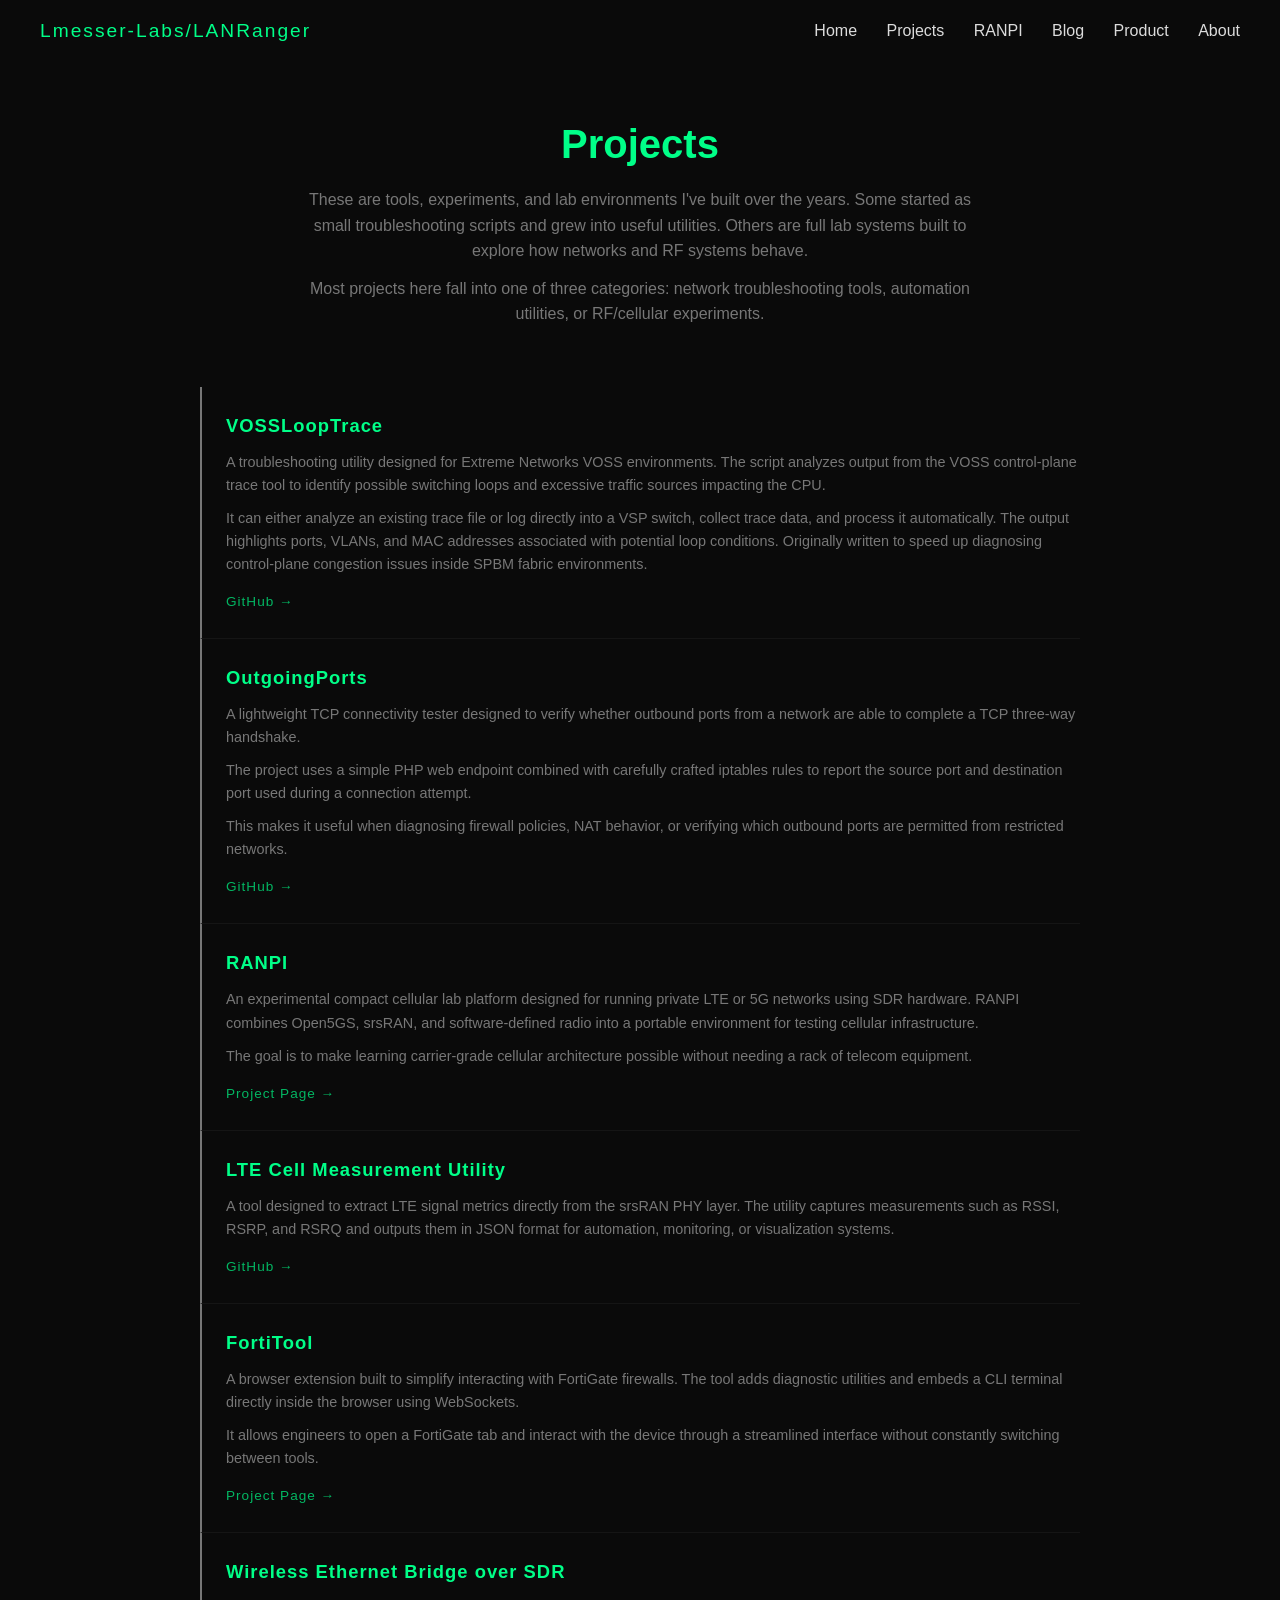
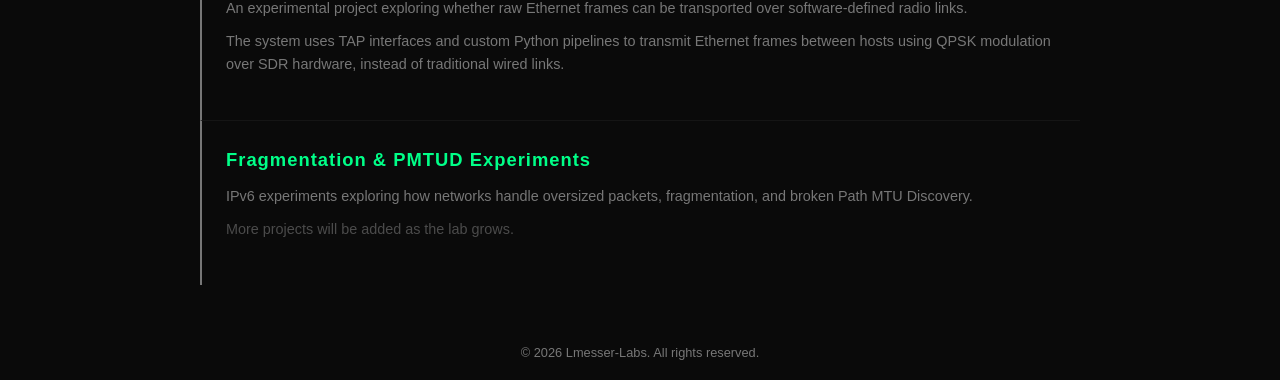
<file: projects.html>
<!DOCTYPE html>
<html lang="en">

<head>
    <meta charset="UTF-8">
    <title>Projects | Lmesser-Labs / LANRanger</title>
    <meta name="viewport" content="width=device-width, initial-scale=1.0">

    <link href="https://fonts.cdnfonts.com/css/vcr-osd-mono" rel="stylesheet">
    <link rel="stylesheet" href="./css/style.css">

</head>

<body>

    <header>
        <div class="logo">Lmesser-Labs/LANRanger</div>
        <nav>
            <a href="./index.html">Home</a>
            <a href="./projects.html">Projects</a>
            <a href="./ranpi.html">RANPI</a>
            <a href="./blog.html">Blog</a>
            <a href="#product">Product</a>
            <a href="./about.html">About</a>
        </nav>
    </header>

    <section class="projects-page">

        <div class="projects-header">
            <h1>Projects</h1>
            <p>
                These are tools, experiments, and lab environments I've built over the years. Some started as small troubleshooting scripts and grew into useful utilities. Others are full lab systems built to explore how networks and RF systems behave.
            </p>
            <p>
                Most projects here fall into one of three categories: network troubleshooting tools, automation utilities, or RF/cellular experiments.
            </p>
        </div>

        <div class="project-list">

            <div class="project-card">
                <h2>VOSSLoopTrace</h2>
                <p>
                    A troubleshooting utility designed for Extreme Networks VOSS environments. The script analyzes output from the VOSS control-plane trace tool to identify possible switching loops and excessive traffic sources impacting the CPU.
                </p>
                <p>
                    It can either analyze an existing trace file or log directly into a VSP switch, collect trace data, and process it automatically. The output highlights ports, VLANs, and MAC addresses associated with potential loop conditions.

                    Originally written to speed up diagnosing control-plane congestion issues inside SPBM fabric environments.
                </p>
                <a href="https://github.com/lmesserStep/VOSSLoopTrace" class="project-link">GitHub →</a>
            </div>

            <div class="project-card">
                <h2>OutgoingPorts</h2>
                <p>
                    A lightweight TCP connectivity tester designed to verify whether outbound ports from a network are able to complete a TCP three-way handshake.
                </p>
                <p>
                    The project uses a simple PHP web endpoint combined with carefully crafted iptables rules to report the source port and destination port used during a connection attempt.
                </p>
                <p>
                    This makes it useful when diagnosing firewall policies, NAT behavior, or verifying which outbound ports are permitted from restricted networks.
                </p>
                <a href="https://github.com/lmesserStep/OutgoingPorts" class="project-link">GitHub →</a>
            </div>

            <div class="project-card">
                <h2>RANPI</h2>
                <p>
                    An experimental compact cellular lab platform designed for running private LTE or 5G networks using SDR hardware. RANPI combines Open5GS, srsRAN, and software-defined radio into a portable environment for testing cellular infrastructure.
                </p>
                <p>
                    The goal is to make learning carrier-grade cellular architecture possible without needing a rack of telecom equipment.
                </p>
                <a href="./ranpi.html" class="project-link">Project Page →</a>
            </div>

            <div class="project-card">
                <h2>LTE Cell Measurement Utility</h2>
                <p>
                    A tool designed to extract LTE signal metrics directly from the srsRAN PHY layer. The utility captures measurements such as RSSI, RSRP, and RSRQ and outputs them in JSON format for automation, monitoring, or visualization systems.
                </p>
                <a href="https://github.com/lmesserStep/srsRAN_4G/tree/lte-cell-measure" class="project-link">GitHub →</a>
            </div>

            <div class="project-card">
                <h2>FortiTool</h2>
                <p>
                    A browser extension built to simplify interacting with FortiGate firewalls. The tool adds diagnostic utilities and embeds a CLI terminal directly inside the browser using WebSockets.
                </p>
                <p>
                    It allows engineers to open a FortiGate tab and interact with the device through a streamlined interface without constantly switching between tools.
                </p>
                <a href="#" class="project-link">Project Page →</a>
            </div>

            <div class="project-card">
                <h2>Wireless Ethernet Bridge over SDR</h2>
                <p>
                    An experimental project exploring whether raw Ethernet frames can be transported over software-defined radio links.
                </p>
                <p>
                    The system uses TAP interfaces and custom Python pipelines to transmit Ethernet frames between hosts using QPSK modulation over SDR hardware, instead of traditional wired links.
                </p>
            </div>

            <div class="project-card">
                <h2>Fragmentation & PMTUD Experiments</h2>
                <p>
                    IPv6 experiments exploring how networks handle oversized packets, fragmentation, and broken Path MTU Discovery.
                </p>
                <p class="project-note">
                    More projects will be added as the lab grows.
                </p>
            </div>

        </div>

    </section>

    <footer>
        © 2026 Lmesser-Labs. All rights reserved.
    </footer>

</body>

</html>
</file>
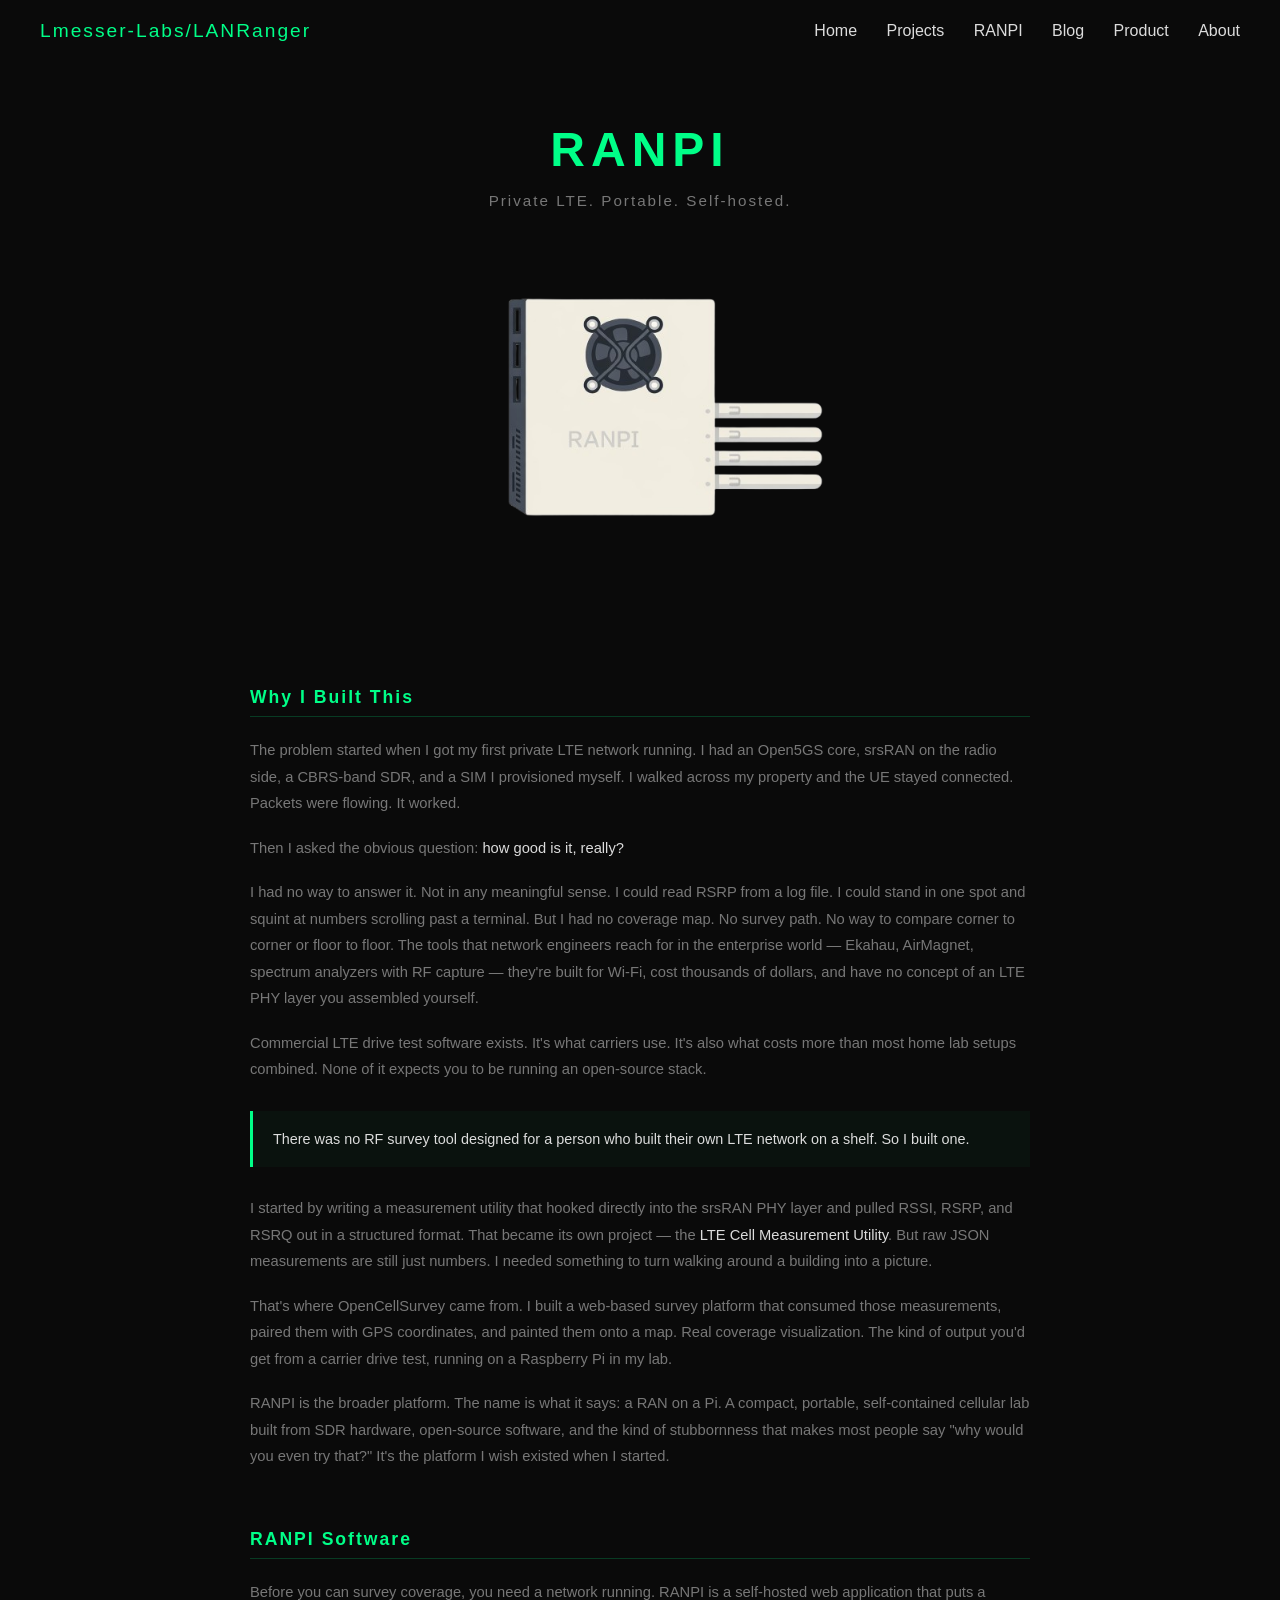
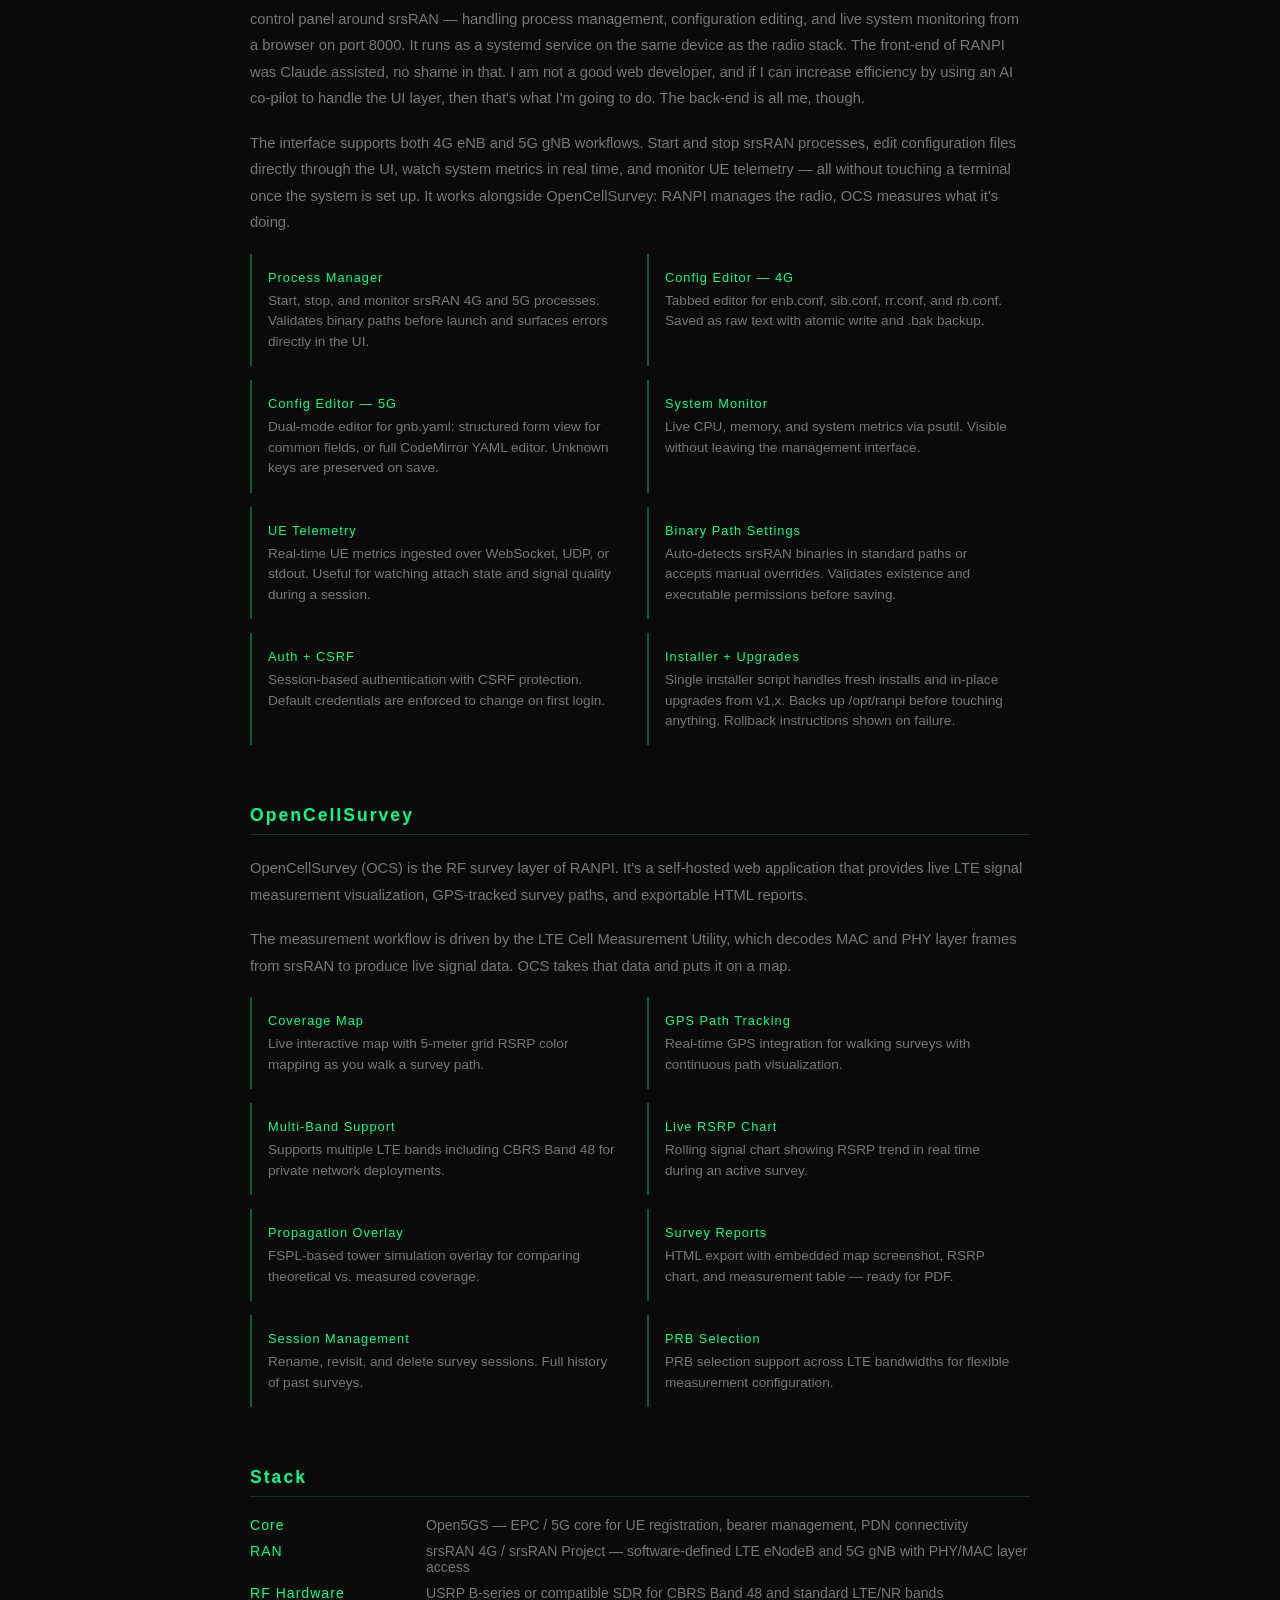
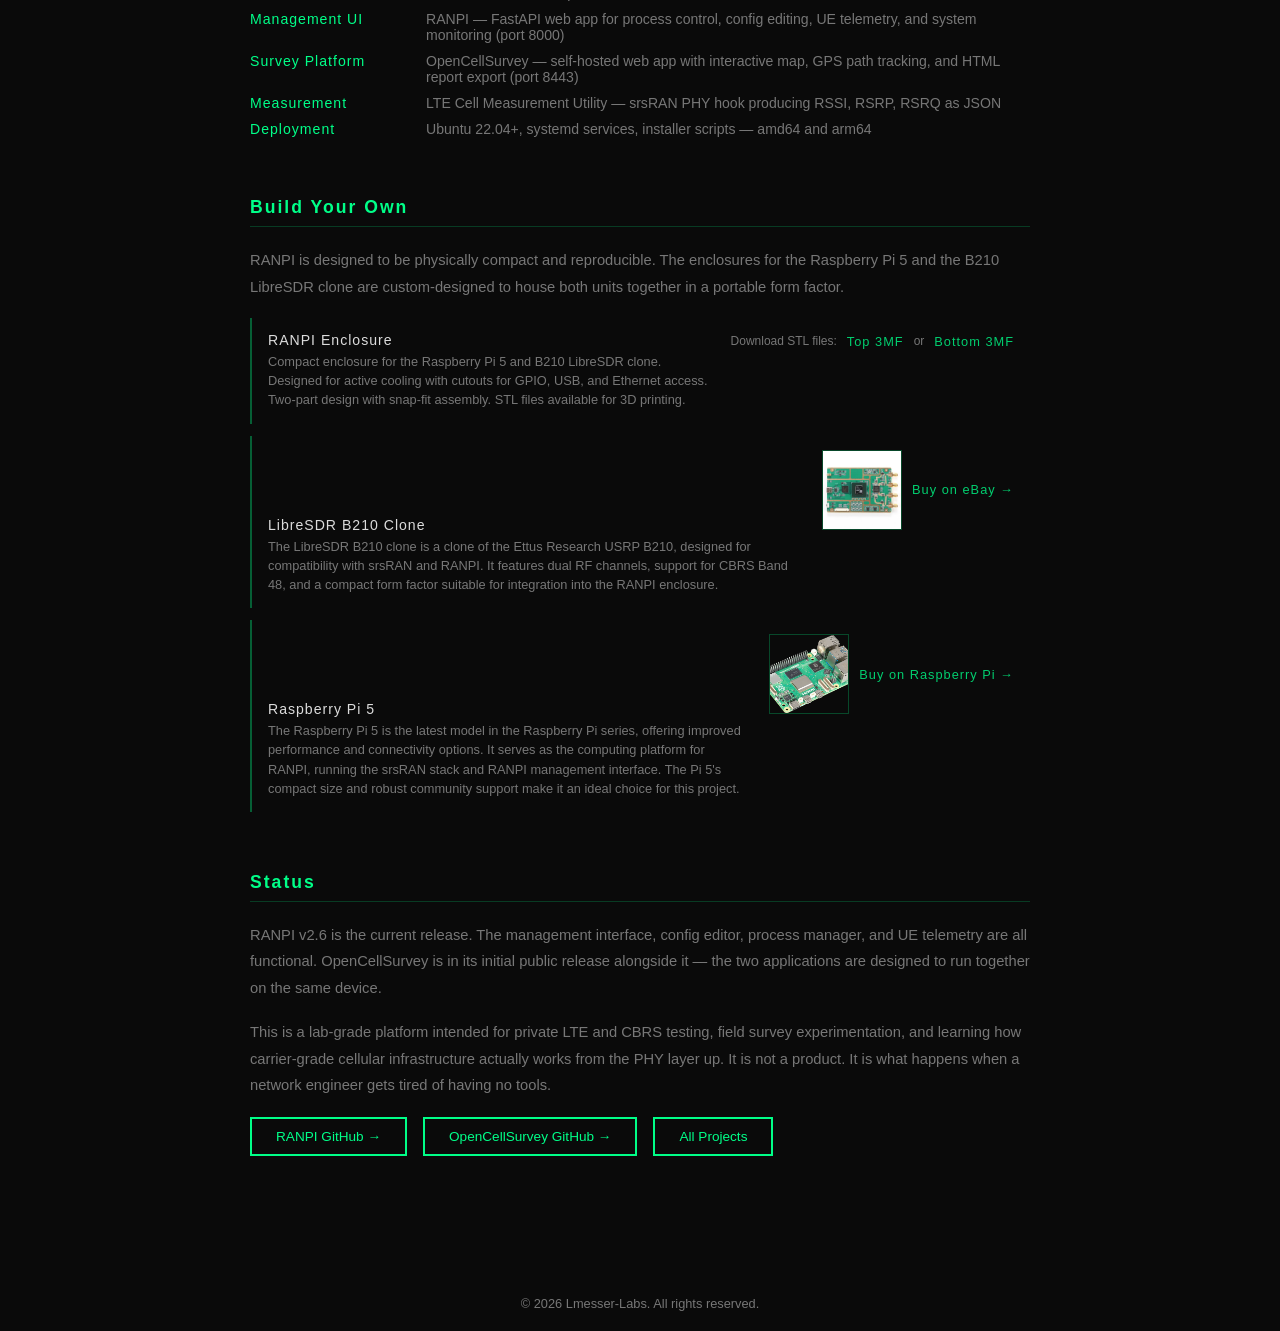
<file: ranpi.html>
<!DOCTYPE html>
<html lang="en">

<head>
    <meta charset="UTF-8">
    <title>RANPI | Lmesser-Labs / LANRanger</title>
    <meta name="viewport" content="width=device-width, initial-scale=1.0">
    <link href="https://fonts.cdnfonts.com/css/vcr-osd-mono" rel="stylesheet">
    <link rel="stylesheet" href="./css/style.css">
</head>

<body>

    <header>
        <div class="logo">Lmesser-Labs/LANRanger</div>
        <nav>
            <a href="./index.html">Home</a>
            <a href="./projects.html">Projects</a>
            <a href="./ranpi.html">RANPI</a>
            <a href="./blog.html">Blog</a>
            <a href="#product">Product</a>
            <a href="./about.html">About</a>
        </nav>
    </header>

    <section class="ranpi-page">

        <div class="ranpi-hero">
            <h1>RANPI</h1>
            <p class="subtitle">Private LTE. Portable. Self-hosted.</p>
            <img src="./assets/ranpi.png" alt="RANPI" style="width:400px;height:400px;">
        </div>

        <div class="ranpi-section">
            <h2>Why I Built This</h2>
            <p>
                The problem started when I got my first private LTE network running. I had an Open5GS core, srsRAN on the
                radio side, a CBRS-band SDR, and a SIM I provisioned myself. I walked across my property and the UE stayed
                connected. Packets were flowing. It worked.
            </p>
            <p>
                Then I asked the obvious question: <em>how good is it, really?</em>
            </p>
            <p>
                I had no way to answer it. Not in any meaningful sense. I could read RSRP from a log file. I could stand
                in one spot and squint at numbers scrolling past a terminal. But I had no coverage map. No survey path.
                No way to compare corner to corner or floor to floor. The tools that network engineers reach for in
                the enterprise world — Ekahau, AirMagnet, spectrum analyzers with RF capture — they're built for Wi-Fi,
                cost thousands of dollars, and have no concept of an LTE PHY layer you assembled yourself.
            </p>
            <p>
                Commercial LTE drive test software exists. It's what carriers use. It's also what costs more than most
                home lab setups combined. None of it expects you to be running an open-source stack.
            </p>

            <div class="callout">
                <p>
                    There was no RF survey tool designed for a person who built their own LTE network on a shelf.
                    So I built one.
                </p>
            </div>

            <p>
                I started by writing a measurement utility that hooked directly into the srsRAN PHY layer and pulled
                RSSI, RSRP, and RSRQ out in a structured format. That became its own project — the
                <em>LTE Cell Measurement Utility</em>. But raw JSON measurements are still just numbers. I needed
                something to turn walking around a building into a picture.
            </p>
            <p>
                That's where OpenCellSurvey came from. I built a web-based survey platform that consumed those
                measurements, paired them with GPS coordinates, and painted them onto a map. Real coverage visualization.
                The kind of output you'd get from a carrier drive test, running on a Raspberry Pi in my lab.
            </p>
            <p>
                RANPI is the broader platform. The name is what it says: a RAN on a Pi. A compact, portable, self-contained
                cellular lab built from SDR hardware, open-source software, and the kind of stubbornness that makes most
                people say "why would you even try that?" It's the platform I wish existed when I started.
            </p>
        </div>

        <div class="ranpi-section">
            <h2>RANPI Software</h2>
            <p>
                Before you can survey coverage, you need a network running. RANPI is a self-hosted web application that
                puts a control panel around srsRAN — handling process management, configuration editing, and live
                system monitoring from a browser on port 8000. It runs as a systemd service on the same device as the
                radio stack. The front-end of RANPI was Claude assisted, no shame in that. I am not a good web developer, and if I can increase efficiency by using an AI co-pilot to handle the UI layer, then that's what I'm going to do. The back-end is all me, though. 
            </p>
            <p>
                The interface supports both 4G eNB and 5G gNB workflows. Start and stop srsRAN processes, edit
                configuration files directly through the UI, watch system metrics in real time, and monitor UE
                telemetry — all without touching a terminal once the system is set up. It works alongside
                OpenCellSurvey: RANPI manages the radio, OCS measures what it's doing.
            </p>

            <div class="feature-grid">
                <div class="feature-item">
                    <span class="feature-label">Process Manager</span>
                    Start, stop, and monitor srsRAN 4G and 5G processes. Validates binary paths before launch and surfaces errors directly in the UI.
                </div>
                <div class="feature-item">
                    <span class="feature-label">Config Editor — 4G</span>
                    Tabbed editor for enb.conf, sib.conf, rr.conf, and rb.conf. Saved as raw text with atomic write and .bak backup.
                </div>
                <div class="feature-item">
                    <span class="feature-label">Config Editor — 5G</span>
                    Dual-mode editor for gnb.yaml: structured form view for common fields, or full CodeMirror YAML editor. Unknown keys are preserved on save.
                </div>
                <div class="feature-item">
                    <span class="feature-label">System Monitor</span>
                    Live CPU, memory, and system metrics via psutil. Visible without leaving the management interface.
                </div>
                <div class="feature-item">
                    <span class="feature-label">UE Telemetry</span>
                    Real-time UE metrics ingested over WebSocket, UDP, or stdout. Useful for watching attach state and signal quality during a session.
                </div>
                <div class="feature-item">
                    <span class="feature-label">Binary Path Settings</span>
                    Auto-detects srsRAN binaries in standard paths or accepts manual overrides. Validates existence and executable permissions before saving.
                </div>
                <div class="feature-item">
                    <span class="feature-label">Auth + CSRF</span>
                    Session-based authentication with CSRF protection. Default credentials are enforced to change on first login.
                </div>
                <div class="feature-item">
                    <span class="feature-label">Installer + Upgrades</span>
                    Single installer script handles fresh installs and in-place upgrades from v1.x. Backs up /opt/ranpi before touching anything. Rollback instructions shown on failure.
                </div>
            </div>
        </div>

        <div class="ranpi-section">
            <h2>OpenCellSurvey</h2>
            <p>
                OpenCellSurvey (OCS) is the RF survey layer of RANPI. It's a self-hosted web application that provides
                live LTE signal measurement visualization, GPS-tracked survey paths, and exportable HTML reports.
            </p>
            <p>
                The measurement workflow is driven by the LTE Cell Measurement Utility, which decodes MAC and PHY layer
                frames from srsRAN to produce live signal data. OCS takes that data and puts it on a map.
            </p>

            <div class="feature-grid">
                <div class="feature-item">
                    <span class="feature-label">Coverage Map</span>
                    Live interactive map with 5-meter grid RSRP color mapping as you walk a survey path.
                </div>
                <div class="feature-item">
                    <span class="feature-label">GPS Path Tracking</span>
                    Real-time GPS integration for walking surveys with continuous path visualization.
                </div>
                <div class="feature-item">
                    <span class="feature-label">Multi-Band Support</span>
                    Supports multiple LTE bands including CBRS Band 48 for private network deployments.
                </div>
                <div class="feature-item">
                    <span class="feature-label">Live RSRP Chart</span>
                    Rolling signal chart showing RSRP trend in real time during an active survey.
                </div>
                <div class="feature-item">
                    <span class="feature-label">Propagation Overlay</span>
                    FSPL-based tower simulation overlay for comparing theoretical vs. measured coverage.
                </div>
                <div class="feature-item">
                    <span class="feature-label">Survey Reports</span>
                    HTML export with embedded map screenshot, RSRP chart, and measurement table — ready for PDF.
                </div>
                <div class="feature-item">
                    <span class="feature-label">Session Management</span>
                    Rename, revisit, and delete survey sessions. Full history of past surveys.
                </div>
                <div class="feature-item">
                    <span class="feature-label">PRB Selection</span>
                    PRB selection support across LTE bandwidths for flexible measurement configuration.
                </div>
            </div>
        </div>

        <div class="ranpi-section">
            <h2>Stack</h2>
            <div class="stack-list">
                <div class="stack-row">
                    <span class="stack-key">Core</span>
                    <span class="stack-val">Open5GS — EPC / 5G core for UE registration, bearer management, PDN connectivity</span>
                </div>
                <div class="stack-row">
                    <span class="stack-key">RAN</span>
                    <span class="stack-val">srsRAN 4G / srsRAN Project — software-defined LTE eNodeB and 5G gNB with PHY/MAC layer access</span>
                </div>
                <div class="stack-row">
                    <span class="stack-key">RF Hardware</span>
                    <span class="stack-val">USRP B-series or compatible SDR for CBRS Band 48 and standard LTE/NR bands</span>
                </div>
                <div class="stack-row">
                    <span class="stack-key">Management UI</span>
                    <span class="stack-val">RANPI — FastAPI web app for process control, config editing, UE telemetry, and system monitoring (port 8000)</span>
                </div>
                <div class="stack-row">
                    <span class="stack-key">Survey Platform</span>
                    <span class="stack-val">OpenCellSurvey — self-hosted web app with interactive map, GPS path tracking, and HTML report export (port 8443)</span>
                </div>
                <div class="stack-row">
                    <span class="stack-key">Measurement</span>
                    <span class="stack-val">LTE Cell Measurement Utility — srsRAN PHY hook producing RSSI, RSRP, RSRQ as JSON</span>
                </div>
                <div class="stack-row">
                    <span class="stack-key">Deployment</span>
                    <span class="stack-val">Ubuntu 22.04+, systemd services, installer scripts — amd64 and arm64</span>
                </div>
            </div>
        </div>

        <div class="ranpi-section">
            <h2>Build Your Own</h2>
            <p>
                RANPI is designed to be physically compact and reproducible. The enclosures for the Raspberry Pi 5 and
                the B210 LibreSDR clone are custom-designed to house both units together in a portable form factor.
                
            </p>
            
<div class="stl-list">
    <div class="stl-item">
        <div class="stl-item-info">
            <span class="stl-item-name">RANPI Enclosure </span>
            <span class="stl-item-desc">
                Compact enclosure for the Raspberry Pi 5 and B210 LibreSDR clone. Designed for active cooling with cutouts for GPIO, USB, and Ethernet access. Two-part design with snap-fit assembly. STL files available for 3D printing.
            </span>
        </div>
        <div class="stl-downloads">
            <span class="or-desc">Download STL files:</span>
            <a class="stl-link" href="assets/top.3mf" download>Top 3MF</a>
            <span class="or-desc" >or</span>
            <a class="stl-link" href="assets/bottom.3mf" download>Bottom 3MF</a>
        </div>
    </div>
    <div class="stl-item">
        <div class="stl-item-info">
            <span class="stl-item-name">LibreSDR B210 Clone</span>
            <span class="stl-item-desc">
                The LibreSDR B210 clone is a clone of the Ettus Research USRP B210,
                designed for compatibility with srsRAN and RANPI. It features dual RF channels, support for CBRS Band 48, and a compact form factor suitable for integration into the RANPI enclosure.
            </span>
        </div>
        <div class="stl-downloads">
            <img src="./assets/s-l1600.webp" alt="LibreSDR B210 Clone" class="stl-item-img">
            <a class="stl-link" href="https://www.ebay.com/sch/i.html?_nkw=LibreSDR+B210" target="_blank" rel="noopener noreferrer">Buy on eBay →</a>
        </div>
    </div>
    <div class="stl-item">
        <div class="stl-item-info">
            <span class="stl-item-name">Raspberry Pi 5</span>
            <span class="stl-item-desc">
                The Raspberry Pi 5 is the latest model in the Raspberry Pi series, offering improved performance and connectivity options. It serves as the computing platform for RANPI, running the srsRAN stack and RANPI management interface. The Pi 5's compact size and robust community support make it an ideal choice for this project.
            </span>
        </div>
        <div class="stl-downloads">
            <img src="./assets/raspberry-pi-5.webp" alt="Raspberry Pi 5" class="stl-item-img">
            <a class="stl-link" href="https://www.raspberrypi.com/products/raspberry-pi-5/" target="_blank" rel="noopener noreferrer">Buy on Raspberry Pi →</a>
        </div>
    </div>
        
    </div>
</div>

        <div class="ranpi-section">
            <h2>Status</h2>
            <p>
                RANPI v2.6 is the current release. The management interface, config editor, process manager, and UE
                telemetry are all functional. OpenCellSurvey is in its initial public release alongside it — the two
                applications are designed to run together on the same device.
            </p>
            <p>
                This is a lab-grade platform intended for private LTE and CBRS testing, field survey experimentation, and
                learning how carrier-grade cellular infrastructure actually works from the PHY layer up. It is not a
                product. It is what happens when a network engineer gets tired of having no tools.
            </p>
            <div class="ranpi-cta-row">
                <a href="https://github.com/lmesserStep/ranpi" class="cta" target="_blank" rel="noopener noreferrer">RANPI GitHub →</a>
                <a href="https://github.com/lmesserStep/OpenCellSurvey" class="cta" target="_blank" rel="noopener noreferrer">OpenCellSurvey GitHub →</a>
                <a href="./projects.html" class="cta">All Projects</a>
            </div>
        </div>

    </section>

    <footer>
        © 2026 Lmesser-Labs. All rights reserved.
    </footer>

</body>

</html>
</file>
<file: css/style.css>
:root {
    --bg: #0a0a0a;
    --accent: #00ff88;
    --text: #dcdcdc;
    --muted: #777;
}

/* Reset */
* {
    box-sizing: border-box;
    margin: 0;
    padding: 0;
}

/* Base */
body {
    background: var(--bg);
    color: var(--text);
    font-family: 'VCR OSD Mono', sans-serif;
    display: flex;
    flex-direction: column;
    min-height: 100vh;
}

/* Header */
header {
    padding: 20px 40px;
    display: flex;
    justify-content: space-between;
    align-items: center;
}

.logo {
    font-size: 1.2rem;
    color: var(--accent);
    letter-spacing: 2px;
}

nav a {
    text-decoration: none;
    color: var(--text);
    margin-left: 25px;
    transition: color 0.2s ease;
}

nav a:hover {
    color: var(--accent);
}

/* Hero Section */
.hero {
    flex: 1;
    display: flex;
    justify-content: center;
    align-items: center;
    text-align: center;
    padding: 40px 20px;
}

.hero-content {
    max-width: 800px;
}

h1 {
    font-size: 2.5rem;
    margin-bottom: 20px;
    color: var(--accent);
}

p {
    font-size: 1rem;
    color: var(--muted);
    margin-bottom: 40px;
    line-height: 1.6;
}

/* CTA Button */
.cta {
    display: inline-block;
    padding: 12px 30px;
    border: 2px solid var(--accent);
    color: var(--accent);
    text-decoration: none;
    transition: all 0.2s ease;
}

.cta:hover {
    background: var(--accent);
    color: #000;
}

/* Footer */
footer {
    text-align: center;
    padding: 20px;
    font-size: 0.8rem;
    color: var(--muted);
}


@media (max-width: 768px) {

    header {
        flex-direction: column;
        gap: 15px;
    }

    nav {
        display: flex;
        flex-wrap: wrap;
        justify-content: center;
        gap: 10px;
    }

    nav a {
        margin-left: 0;
        font-size: 0.9rem;
    }

    h1 {
        font-size: 1.8rem;
    }
}

.hero-content a {
    color: #00ff88;
    text-decoration: none;
}

.hero-content a:hover {
    text-shadow: 0 0 6px #00ff88;
}

.tcpdump-container {
    position: relative;
    margin-top: 40px;
    height: 360px;
    overflow: hidden;
    text-align: left;
    pointer-events: none;
}

#tcpdump-output,
.as-output {
    font-size: 0.75rem;
    line-height: 1.3;
    color: rgba(0, 255, 136, 0.65);
    white-space: pre-wrap;
    font-family: 'VCR OSD Mono', monospace;
    margin: 0;
}


.tcpdump-container::after {
    content: "";
    position: absolute;
    top: 0;
    left: 0;
    right: 0;
    bottom: 0;
    background: repeating-linear-gradient(
        to bottom,
        rgba(0,0,0,0) 0px,
        rgba(0,0,0,0) 2px,
        rgba(0,0,0,0.15) 3px
    );
    pointer-events: none;
}


/* ========================================
   Projects Page Layout
   ======================================== */

.projects-page {
    flex: 1;
    padding: 60px 40px 40px;
    max-width: 960px;
    margin: 0 auto;
    width: 100%;
}

.projects-header {
    text-align: center;
    margin-bottom: 60px;
}

.projects-header p {
    max-width: 680px;
    margin-left: auto;
    margin-right: auto;
    margin-bottom: 12px;
}

.projects-header p:last-child {
    margin-bottom: 0;
}

.project-list {
    display: flex;
    flex-direction: column;
}

.project-card {
    text-align: left;
    padding: 28px 0 28px 24px;
    border-left: 2px solid var(--muted);
    border-bottom: 1px solid rgba(220, 220, 220, 0.05);
    transition: border-left-color 0.2s ease;
}

.project-card:last-child {
    border-bottom: none;
}

.project-card:hover {
    border-left-color: var(--accent);
}

.project-card h2 {
    font-size: 1.15rem;
    color: var(--accent);
    margin-bottom: 14px;
    letter-spacing: 1px;
}

.project-card p {
    font-size: 0.9rem;
    color: var(--muted);
    margin-bottom: 10px;
    line-height: 1.6;
}

.project-card p:last-of-type {
    margin-bottom: 16px;
}

.project-note {
    opacity: 0.6;
}

.project-link {
    display: inline-block;
    font-size: 0.85rem;
    color: var(--accent);
    text-decoration: none;
    letter-spacing: 1px;
    opacity: 0.7;
    transition: opacity 0.2s ease, text-shadow 0.2s ease;
}

.project-link:hover {
    opacity: 1;
    text-shadow: 0 0 6px var(--accent);
}

@media (max-width: 768px) {
    .projects-page {
        padding: 40px 20px;
    }

    .project-card {
        padding: 24px 0 24px 16px;
    }
}
#bgp-output {
    background: #050505;
    color: #33ff77;
    font-family: "JetBrains Mono", "Fira Code", Consolas, monospace;
    font-size: 0.85rem;
    padding: 1rem;
    border-radius: 12px;
    height: 320px;
    overflow-y: hidden;
    box-shadow: 0 0 25px rgba(51, 255, 119, 0.15);
    border: 1px solid rgba(51, 255, 119, 0.25);
    white-space: pre-wrap;
}
/* Fake Router CLI */

.terminal-section {
    width: 100%;
    max-width: 1200px;
    margin: 35px auto 0;
}

.terminal-wrapper {
    background: #050505;
    border: 1px solid var(--accent);
    box-shadow: 0 0 18px rgba(0, 255, 136, 0.25);
    border-radius: 8px;
    overflow: hidden;
    text-align: left;
    width: min(100%, 1100px);
    margin-left: auto;
    margin-right: auto;
}

.terminal-titlebar {
    background: #101010;
    color: var(--accent);
    padding: 10px 14px;
    border-bottom: 1px solid rgba(0, 255, 136, 0.45);
    display: flex;
    justify-content: space-between;
    align-items: center;
    gap: 12px;
    font-size: clamp(0.75rem, 1.6vw, 0.85rem);
    white-space: nowrap;
    overflow: hidden;
}

.terminal-titlebar span:first-child {
    overflow: hidden;
    text-overflow: ellipsis;
}

.terminal-buttons {
    display: flex;
    gap: 6px;
    flex-shrink: 0;
}

.terminal-dot {
    width: 10px;
    height: 10px;
    border-radius: 50%;
    background: var(--accent);
    opacity: 0.7;
}

.terminal {
    padding: clamp(12px, 2vw, 18px);

    /*
       This is the important part.
       Do NOT force a fixed height if you do not want internal scrollbars.
    */
    min-height: 320px;
    height: auto;

    /*
       No terminal scrollbars.
       The page itself will grow instead.
    */
    overflow: visible;

    color: var(--accent);
    font-family: 'VCR OSD Mono', "JetBrains Mono", "Fira Code", Consolas, monospace;
    font-size: clamp(0.78rem, 1.35vw, 0.9rem);
    line-height: 1.45;

    /*
       Let command output wrap naturally instead of forcing horizontal scroll.
    */
    white-space: pre-wrap;
    overflow-wrap: anywhere;
    word-break: normal;

    cursor: text;
    tab-size: 4;
}

.terminal-output {
    margin-bottom: 8px;
    white-space: pre-wrap;
    overflow-wrap: anywhere;
}

.terminal-line {
    display: flex;
    align-items: center;
    width: 100%;
    min-width: 0;
}

.prompt {
    color: var(--accent);
    margin-right: 8px;
    flex-shrink: 0;
}

.terminal-input {
    background: transparent;
    border: none;
    color: var(--accent);
    font-family: inherit;
    font-size: inherit;
    outline: none;
    width: 100%;
    min-width: 0;
}

/* Let AS page breathe wider than the normal homepage hero */
.as-page .hero-content {
    width: 100%;
    max-width: 1200px;
}

.terminal-help {
    color: var(--text);
    opacity: 0.85;
    font-size: clamp(0.75rem, 1.4vw, 0.85rem);
    margin-top: 10px;
    text-align: center;
}

/* Mobile cleanup */
@media (max-width: 768px) {
    .hero {
        padding: 28px 10px;
        align-items: flex-start;
    }

    .terminal-wrapper {
        border-radius: 6px;
        width: 100%;
    }

    .terminal {
        min-height: 300px;

        /*
           iOS Safari zooms inputs smaller than 16px.
           Since the input inherits from .terminal, make terminal 16px on mobile.
        */
        font-size: 16px;
        line-height: 1.45;
    }

    .terminal-input {
        font-size: 16px;
    }

    .terminal-dot {
        width: 8px;
        height: 8px;
    }
}

/* ========================================
   RANPI Page
   ======================================== */

.ranpi-page {
    flex: 1;
    padding: 60px 40px 60px;
    max-width: 860px;
    margin: 0 auto;
    width: 100%;
}

.ranpi-hero {
    text-align: center;
    margin-bottom: 70px;
}

.ranpi-hero h1 {
    font-size: 3rem;
    letter-spacing: 6px;
    margin-bottom: 12px;
}

.ranpi-hero .subtitle {
    font-size: 0.95rem;
    color: var(--muted);
    letter-spacing: 2px;
    margin-bottom: 0;
}

.ranpi-section {
    margin-bottom: 60px;
}

.ranpi-section h2 {
    font-size: 1.1rem;
    color: var(--accent);
    letter-spacing: 2px;
    margin-bottom: 20px;
    padding-bottom: 8px;
    border-bottom: 1px solid rgba(0, 255, 136, 0.2);
}

.ranpi-section p {
    font-size: 0.92rem;
    color: var(--muted);
    line-height: 1.8;
    margin-bottom: 18px;
}

.ranpi-section p:last-child {
    margin-bottom: 0;
}

.ranpi-section p em {
    color: var(--text);
    font-style: normal;
}

.feature-grid {
    display: grid;
    grid-template-columns: 1fr 1fr;
    gap: 14px;
    margin-top: 6px;
}

.feature-item {
    padding: 14px 16px;
    border-left: 2px solid rgba(0, 255, 136, 0.35);
    font-size: 0.85rem;
    color: var(--muted);
    line-height: 1.5;
}

.feature-item .feature-label {
    display: block;
    color: var(--accent);
    font-size: 0.8rem;
    letter-spacing: 1px;
    margin-bottom: 4px;
}

.stack-list {
    display: flex;
    flex-direction: column;
    gap: 10px;
    margin-top: 6px;
}

.stack-row {
    display: flex;
    align-items: baseline;
    gap: 16px;
    font-size: 0.88rem;
}

.stack-key {
    color: var(--accent);
    letter-spacing: 1px;
    min-width: 160px;
    flex-shrink: 0;
}

.stack-val {
    color: var(--muted);
}

.ranpi-cta-row {
    display: flex;
    gap: 16px;
    flex-wrap: wrap;
    margin-top: 10px;
}

.ranpi-cta-row .cta {
    font-size: 0.85rem;
    padding: 10px 24px;
}

.callout {
    border-left: 3px solid var(--accent);
    padding: 16px 20px;
    background: rgba(0, 255, 136, 0.03);
    margin: 28px 0;
}

.callout p {
    margin-bottom: 0;
    font-size: 0.9rem;
    color: var(--text);
    line-height: 1.7;
}

.stl-list {
    display: flex;
    flex-direction: column;
    gap: 12px;
    margin-top: 6px;
}

.stl-item {
    display: flex;
    align-items: baseline;
    justify-content: space-between;
    padding: 14px 16px;
    border-left: 2px solid rgba(0, 255, 136, 0.35);
    gap: 20px;
}

.stl-item-info {
    display: flex;
    flex-direction: column;
    gap: 4px;
}

.stl-item-name {
    font-size: 0.88rem;
    color: var(--text);
    letter-spacing: 1px;
}

.stl-item-desc {
    font-size: 0.8rem;
    color: var(--muted);
    line-height: 1.5;
}

.stl-link {
    display: inline-block;
    font-size: 0.8rem;
    color: var(--accent);
    text-decoration: none;
    letter-spacing: 1px;
    opacity: 0.5;
    white-space: nowrap;
    flex-shrink: 0;
}

.stl-link.coming-soon {
    cursor: not-allowed;
}

.stl-link.coming-soon::after {
    content: " (coming soon)";
    font-size: 0.7rem;
    opacity: 0.6;
}

.stl-downloads {
    display: flex;
    align-items: center;
    gap: 10px;
    flex-shrink: 0;
}

.stl-downloads .stl-link {
    opacity: 0.8;
    cursor: pointer;
}

.stl-downloads .stl-link:hover {
    opacity: 1;
    text-shadow: 0 0 6px var(--accent);
}

.stl-item-img {
    width: 80px;
    height: 80px;
    object-fit: cover;
    border: 1px solid rgba(0, 255, 136, 0.25);
    flex-shrink: 0;
}

.or-desc {
    font-size: 0.75rem;
    color: var(--muted);
}

@media (max-width: 768px) {
    .ranpi-page {
        padding: 40px 20px 50px;
    }

    .ranpi-hero h1 {
        font-size: 2rem;
    }

    .feature-grid {
        grid-template-columns: 1fr;
    }

    .stack-key {
        min-width: 120px;
    }

    .stl-item {
        flex-direction: column;
        gap: 10px;
    }
}
</file>
<file: css/blog.css>
/* Blog styles stay local to the reading page. */
.blog-body { --muted: #aaa; }
.blog-body a:focus-visible { outline: 2px solid var(--accent); outline-offset: 5px; }
.blog-body nav a[aria-current="page"] { color: var(--accent); text-decoration: underline; text-underline-offset: 6px; }
.skip-link { position: absolute; top: 0; left: 20px; transform: translateY(-150%); padding: 12px; color: #000; background: var(--accent); z-index: 1; }
.skip-link:focus { transform: translateY(0); }
.blog-page { width: 100%; max-width: 1040px; margin: 0 auto; padding: 64px 40px; flex: 1; }
.blog-intro { max-width: 780px; }
.blog-page .eyebrow { color: var(--accent); font-family: Consolas, monospace; font-size: .8rem; letter-spacing: 1.5px; margin-bottom: 16px; text-transform: uppercase; }
.blog-intro h1 { font-size: clamp(2rem, 5vw, 3.5rem); line-height: 1.15; }
.blog-page p { margin-bottom: 20px; }
.blog-intro > p:not(.eyebrow), .blog-stories p, .blog-end p { font-family: system-ui, sans-serif; line-height: 1.8; }
.blog-intro .editorial-note { font-size: .85rem; border-left: 2px solid #444; padding-left: 16px; }
.story-index { display: grid; grid-template-columns: repeat(2, minmax(0, 1fr)); gap: 12px; margin: 36px 0 64px; }
.story-index a { margin: 0; border: 1px solid #343434; padding: 20px; line-height: 1.5; background: #101510; }
.story-index a:hover { border-color: var(--accent); }
.story-index span { display: block; color: #aaa; font-family: Consolas, monospace; font-size: .75rem; margin-bottom: 8px; }
.blog-stories { max-width: 760px; }
.blog-stories article { padding-bottom: 44px; margin-bottom: 44px; border-bottom: 1px solid #343434; scroll-margin-top: 24px; }
.blog-stories h2 { color: var(--accent); font-size: clamp(1.4rem, 3vw, 2rem); line-height: 1.3; margin-bottom: 20px; }
.blog-stories h3 { font-size: 1rem; line-height: 1.5; margin: 28px 0 12px; }
.blog-stories .story-lead { color: var(--text); font-size: 1.15rem; }
.story-takeaway { border-left: 3px solid var(--accent); padding: 18px 22px; background: #101510; margin: 26px 0; }
.story-takeaway strong { color: var(--accent); font-size: .85rem; }
.story-takeaway p { margin: 8px 0 0; color: var(--text); }
.story-source { display: inline-block; color: var(--accent); font-family: Consolas, monospace; line-height: 1.6; text-underline-offset: 4px; }
.blog-end .story-source { margin: 20px; }
@media (max-width: 900px) { .blog-body header { flex-direction: column; gap: 20px; } .blog-body header nav { display: flex; flex-wrap: wrap; justify-content: center; gap: 16px; } .blog-body header nav a { margin: 0; } }
@media (max-width: 600px) { .blog-page { padding: 36px 20px; } .blog-body header { padding: 20px; } .blog-body .logo { font-size: 1rem; letter-spacing: 1px; } .story-index { grid-template-columns: 1fr; margin-bottom: 44px; } .story-takeaway { padding: 16px; } }
</file>
